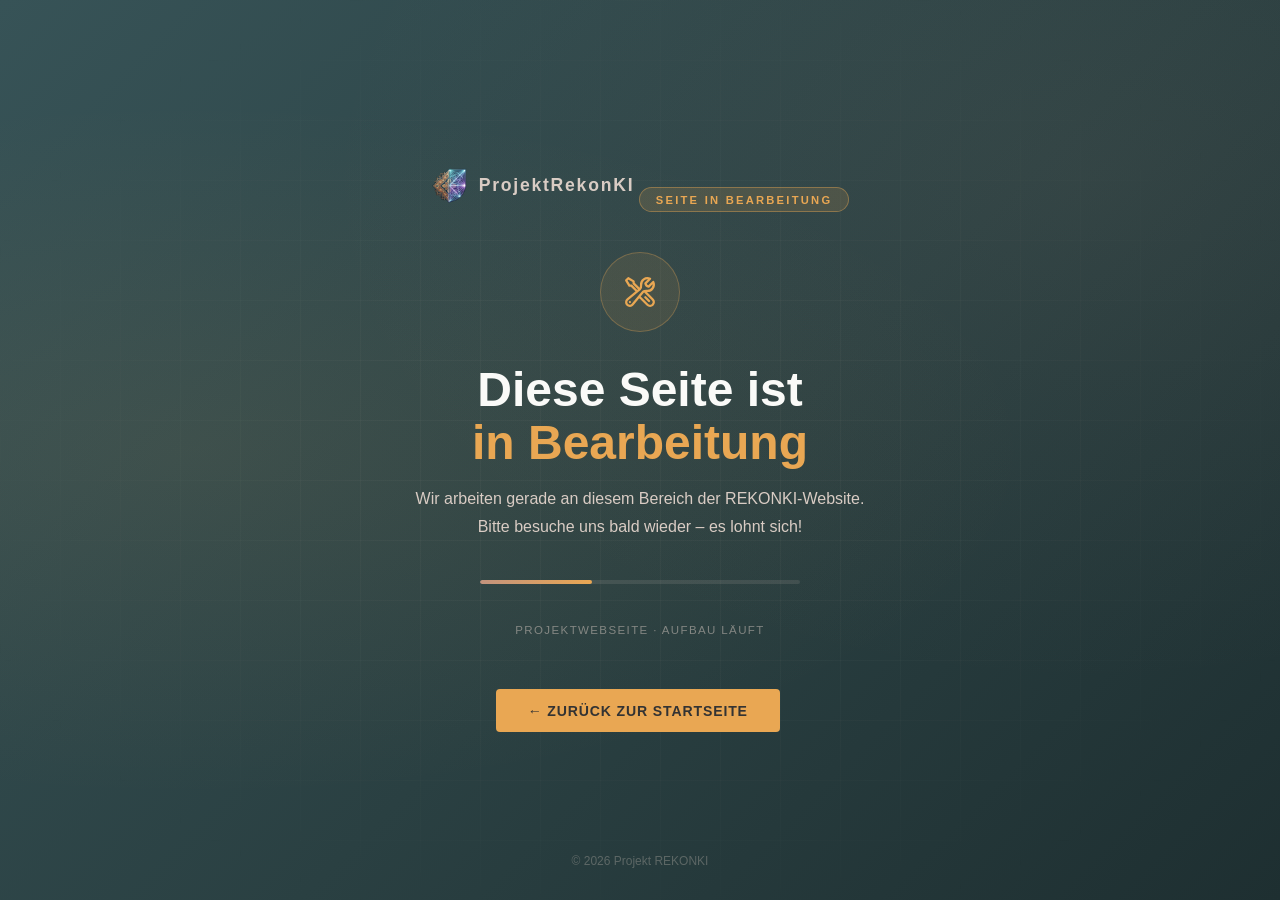
<file: pages/coming-soon.html>
<!DOCTYPE html>
<html lang="de">
<head>
  <meta charset="UTF-8" />
  <meta name="viewport" content="width=device-width, initial-scale=1.0" />
  <title>In Bearbeitung – REKONKI</title>
  <link rel="icon" type="image/png" href="/img/logo_v1.png" />
  <style>
    :root {
      --dark: #333333;
      --sand: #D9CCC4;
      --terracotta: #C3937D;
      --gold: #E9A753;
      --teal: #375357;
      --white: #FAFAF8;
      --light-bg: #F5F0EC;
    }

    * { box-sizing: border-box; margin: 0; padding: 0; }
    html, body { height: 100%; }

    body {
      font-family: 'Roboto', sans-serif;
      background: linear-gradient(135deg, var(--teal) 0%, #2a4042 55%, #1e2f31 100%);
      color: var(--white);
      display: flex;
      flex-direction: column;
      align-items: center;
      justify-content: center;
      min-height: 100vh;
      text-align: center;
      padding: 2rem;
      position: relative;
      overflow: hidden;
    }

    /* Grid overlay */
    body::before {
      content: '';
      position: absolute;
      inset: 0;
      background-image:
        linear-gradient(rgba(217,204,196,0.04) 1px, transparent 1px),
        linear-gradient(90deg, rgba(217,204,196,0.04) 1px, transparent 1px);
      background-size: 60px 60px;
      mask-image: radial-gradient(ellipse at center, black 30%, transparent 80%);
      pointer-events: none;
    }

    /* Glow blobs */
    body::after {
      content: '';
      position: absolute;
      inset: 0;
      background:
        radial-gradient(ellipse at 15% 50%, rgba(233,167,83,0.08) 0%, transparent 55%),
        radial-gradient(ellipse at 85% 20%, rgba(195,147,125,0.07) 0%, transparent 50%);
      pointer-events: none;
    }

    .content {
      position: relative;
      z-index: 1;
      max-width: 600px;
    }

    /* Logo */
    .logo-link {
      display: inline-flex;
      align-items: center;
      gap: 0.75rem;
      text-decoration: none;
      margin-bottom: 3rem;
    }
    .logo-text {
      font-size: 1.1rem;
      font-weight: 700;
      letter-spacing: 0.1em;
      color: var(--sand);
    }

    /* Badge */
    .badge {
      display: inline-block;
      background: rgba(233,167,83,0.15);
      border: 1px solid rgba(233,167,83,0.4);
      color: var(--gold);
      font-size: 0.7rem;
      letter-spacing: 0.2em;
      padding: 0.35rem 1rem;
      border-radius: 100px;
      margin-bottom: 2rem;
      text-transform: uppercase;
      font-weight: 700;
      animation: fadeDown 0.6s ease both;
    }

    /* Construction icon */
    .icon-wrap {
      width: 80px;
      height: 80px;
      border-radius: 50%;
      background: rgba(233,167,83,0.1);
      border: 1px solid rgba(233,167,83,0.3);
      display: flex;
      align-items: center;
      justify-content: center;
      margin: 0 auto 2rem;
      animation: fadeDown 0.6s 0.1s ease both, pulse 3s 1s ease-in-out infinite;
    }

    @keyframes pulse {
      0%, 100% { box-shadow: 0 0 0 0 rgba(233,167,83,0.2); }
      50%       { box-shadow: 0 0 0 12px rgba(233,167,83,0); }
    }

    h1 {
      font-size: clamp(1.8rem, 5vw, 3rem);
      font-weight: 900;
      color: var(--white);
      line-height: 1.1;
      margin-bottom: 1rem;
      animation: fadeDown 0.6s 0.2s ease both;
    }
    h1 span { color: var(--gold); }

    .subtitle {
      font-size: 1rem;
      color: var(--sand);
      font-weight: 300;
      line-height: 1.7;
      margin-bottom: 2.5rem;
      animation: fadeDown 0.6s 0.3s ease both;
    }

    /* Progress bar */
    .progress-wrap {
      background: rgba(217,204,196,0.12);
      border-radius: 100px;
      height: 4px;
      width: 100%;
      max-width: 320px;
      margin: 0 auto 2.5rem;
      overflow: hidden;
      animation: fadeDown 0.6s 0.4s ease both;
    }
    .progress-bar {
      height: 100%;
      width: 35%;
      background: linear-gradient(90deg, var(--terracotta), var(--gold));
      border-radius: 100px;
      animation: grow 1.8s 0.8s ease both;
    }
    @keyframes grow {
      from { width: 0%; }
      to   { width: 35%; }
    }
    .progress-label {
      font-size: 0.72rem;
      letter-spacing: 0.12em;
      text-transform: uppercase;
      color: rgba(217,204,196,0.5);
      margin-bottom: 3rem;
      animation: fadeDown 0.6s 0.45s ease both;
    }

    /* Back button */
    .btn-back {
      display: inline-flex;
      align-items: center;
      gap: 0.5rem;
      background: var(--gold);
      color: var(--dark);
      padding: 0.85rem 2rem;
      font-weight: 700;
      font-size: 0.88rem;
      letter-spacing: 0.06em;
      text-decoration: none;
      border-radius: 4px;
      text-transform: uppercase;
      transition: background 0.2s, transform 0.15s;
      animation: fadeDown 0.6s 0.5s ease both;
    }
    .btn-back:hover { background: #d4923f; transform: translateY(-2px); }

    /* Page name display */
    .page-name {
      display: inline-block;
      margin-top: 2rem;
      font-size: 0.78rem;
      color: rgba(217,204,196,0.4);
      letter-spacing: 0.06em;
      animation: fadeDown 0.6s 0.55s ease both;
    }
    .page-name strong {
      color: rgba(217,204,196,0.65);
    }

    /* Footer note */
    .footer-note {
      position: absolute;
      bottom: 2rem;
      left: 50%;
      transform: translateX(-50%);
      font-size: 0.75rem;
      color: rgba(217,204,196,0.3);
      white-space: nowrap;
    }

    @keyframes fadeDown {
      from { opacity: 0; transform: translateY(-16px); }
      to   { opacity: 1; transform: translateY(0); }
    }

    @media (max-width: 480px) {
      .footer-note { display: none; }
    }
  </style>
</head>
<body>

<div class="content">

  <!-- Logo -->
  <a href="../index.html" class="logo-link">
    <img
      src="../img/logo_v1.png"
      alt="RekonKI Logo"
      height="36"
      width="36"
    />
    <span class="logo-text">ProjektRekonKI</span>
  </a>

  <div class="badge">Seite in Bearbeitung</div>

  <!-- Icon -->
  <div class="icon-wrap" aria-hidden="true">
    <svg width="34" height="34" fill="none" viewBox="0 0 24 24" stroke="#E9A753" stroke-width="1.6">
      <path stroke-linecap="round" stroke-linejoin="round"
            d="M11.42 15.17L17.25 21A2.652 2.652 0 0021 17.25l-5.877-5.877M11.42 15.17l2.496-3.03c.317-.384.74-.626 1.208-.766M11.42 15.17l-4.655 5.653a2.548 2.548 0 11-3.586-3.586l6.837-5.63m5.108-.233c.55-.164 1.163-.188 1.743-.14a4.5 4.5 0 004.486-6.336l-3.276 3.277a3.004 3.004 0 01-2.25-2.25l3.276-3.276a4.5 4.5 0 00-6.336 4.486c.091 1.076-.071 2.264-.904 2.95l-.102.085m-1.745 1.437L5.909 7.5H4.5L2.25 3.75l1.5-1.5L7.5 4.5v1.409l4.26 4.26m-1.745 1.437l1.745-1.437m6.615 8.206L15.75 15.75M4.867 19.125h.008v.008h-.008v-.008z"/>
    </svg>
  </div>

  <h1>Diese Seite ist<br/><span>in Bearbeitung</span></h1>

  <p class="subtitle">
    Wir arbeiten gerade an diesem Bereich der REKONKI-Website.<br/>
    Bitte besuche uns bald wieder – es lohnt sich!
  </p>

  <div class="progress-wrap">
    <div class="progress-bar"></div>
  </div>
  <p class="progress-label">Projektwebseite · Aufbau läuft</p>

  <a href="../index.html" class="btn-back">
    ← Zurück zur Startseite
  </a>

  <p class="page-name" id="page-name"></p>

</div>

<p class="footer-note">&copy; 2026 Projekt REKONKI</p>

<script>
  // Zeigt automatisch an, von welcher Seite man kam (optional)
  const ref = document.referrer;
  if (ref && ref !== window.location.href) {
    try {
      const url = new URL(ref);
      const name = url.pathname.split('/').pop().replace('.html','').replace(/-/g,' ');
      if (name) {
        document.getElementById('page-name').innerHTML =
          'Aufgerufene Seite: <strong>' + name.charAt(0).toUpperCase() + name.slice(1) + '</strong>';
      }
    } catch(e) {}
  }
</script>

</body>
</html>
</file>
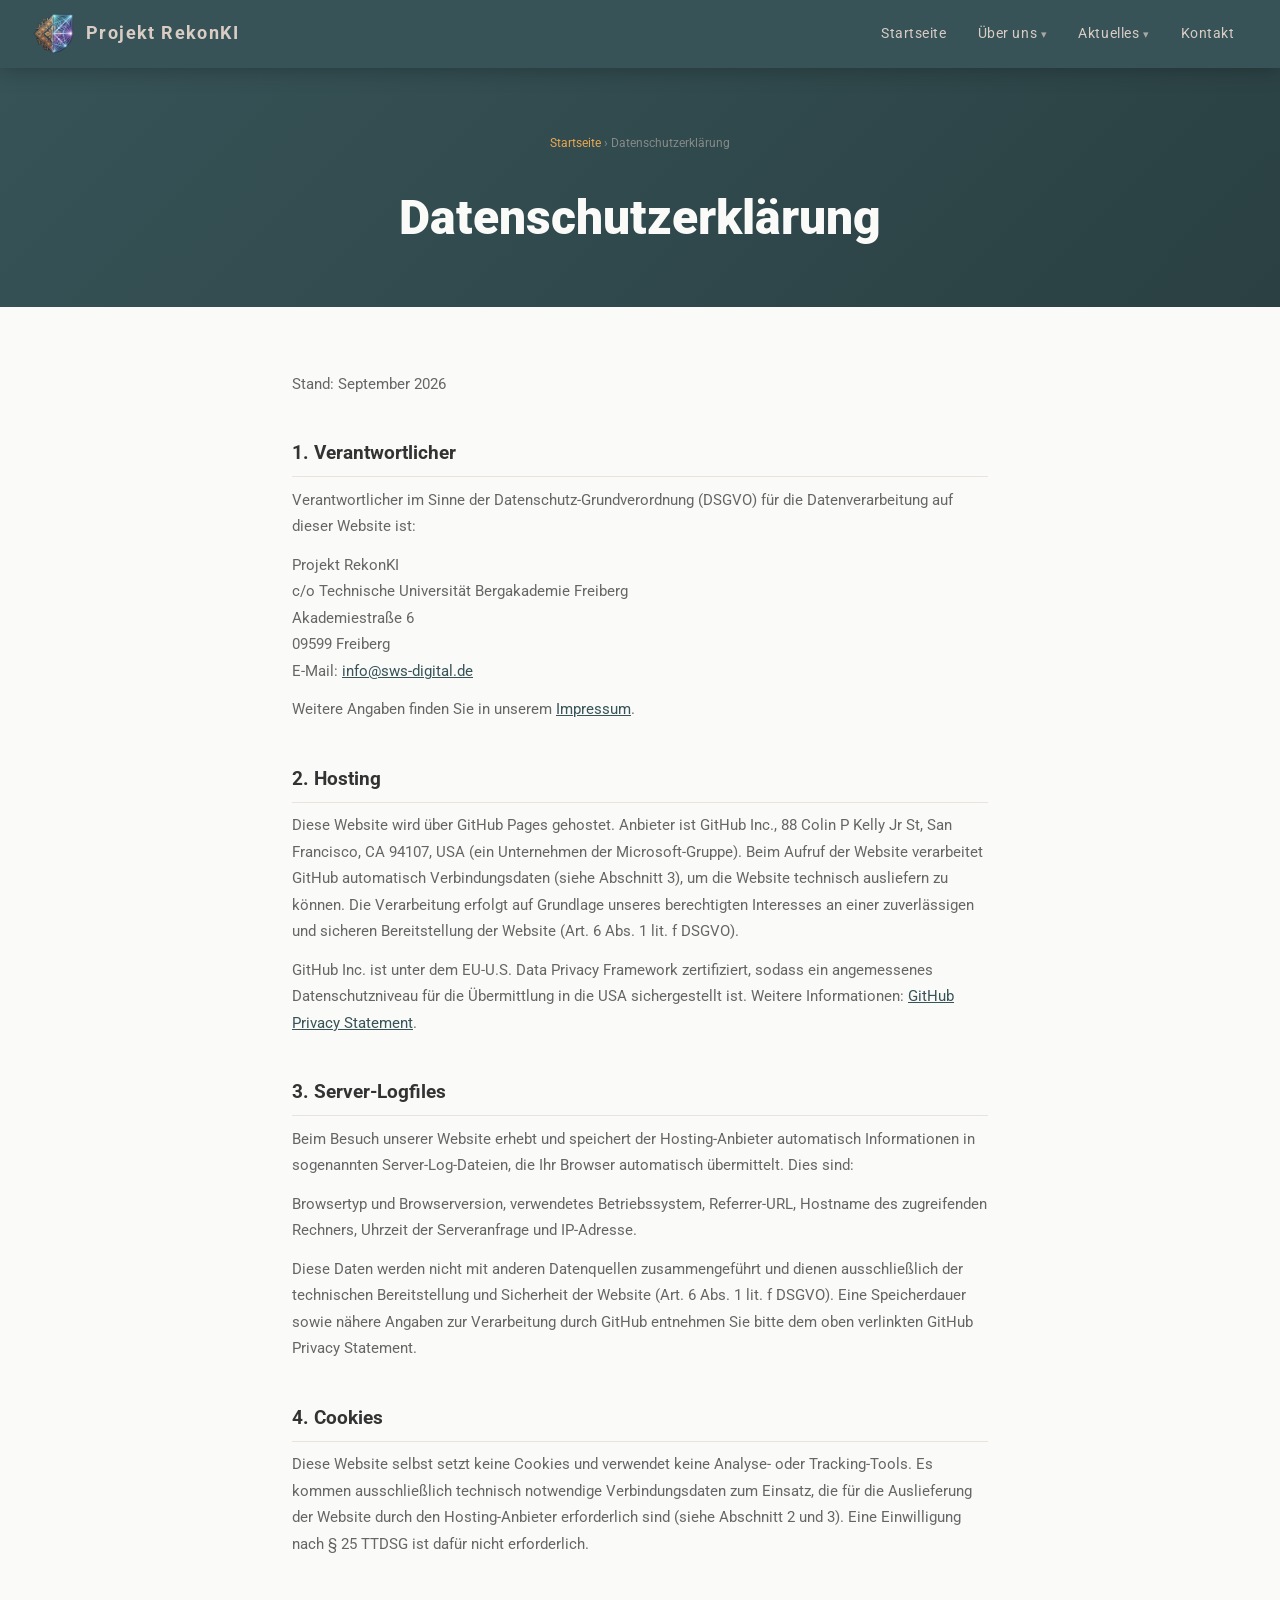
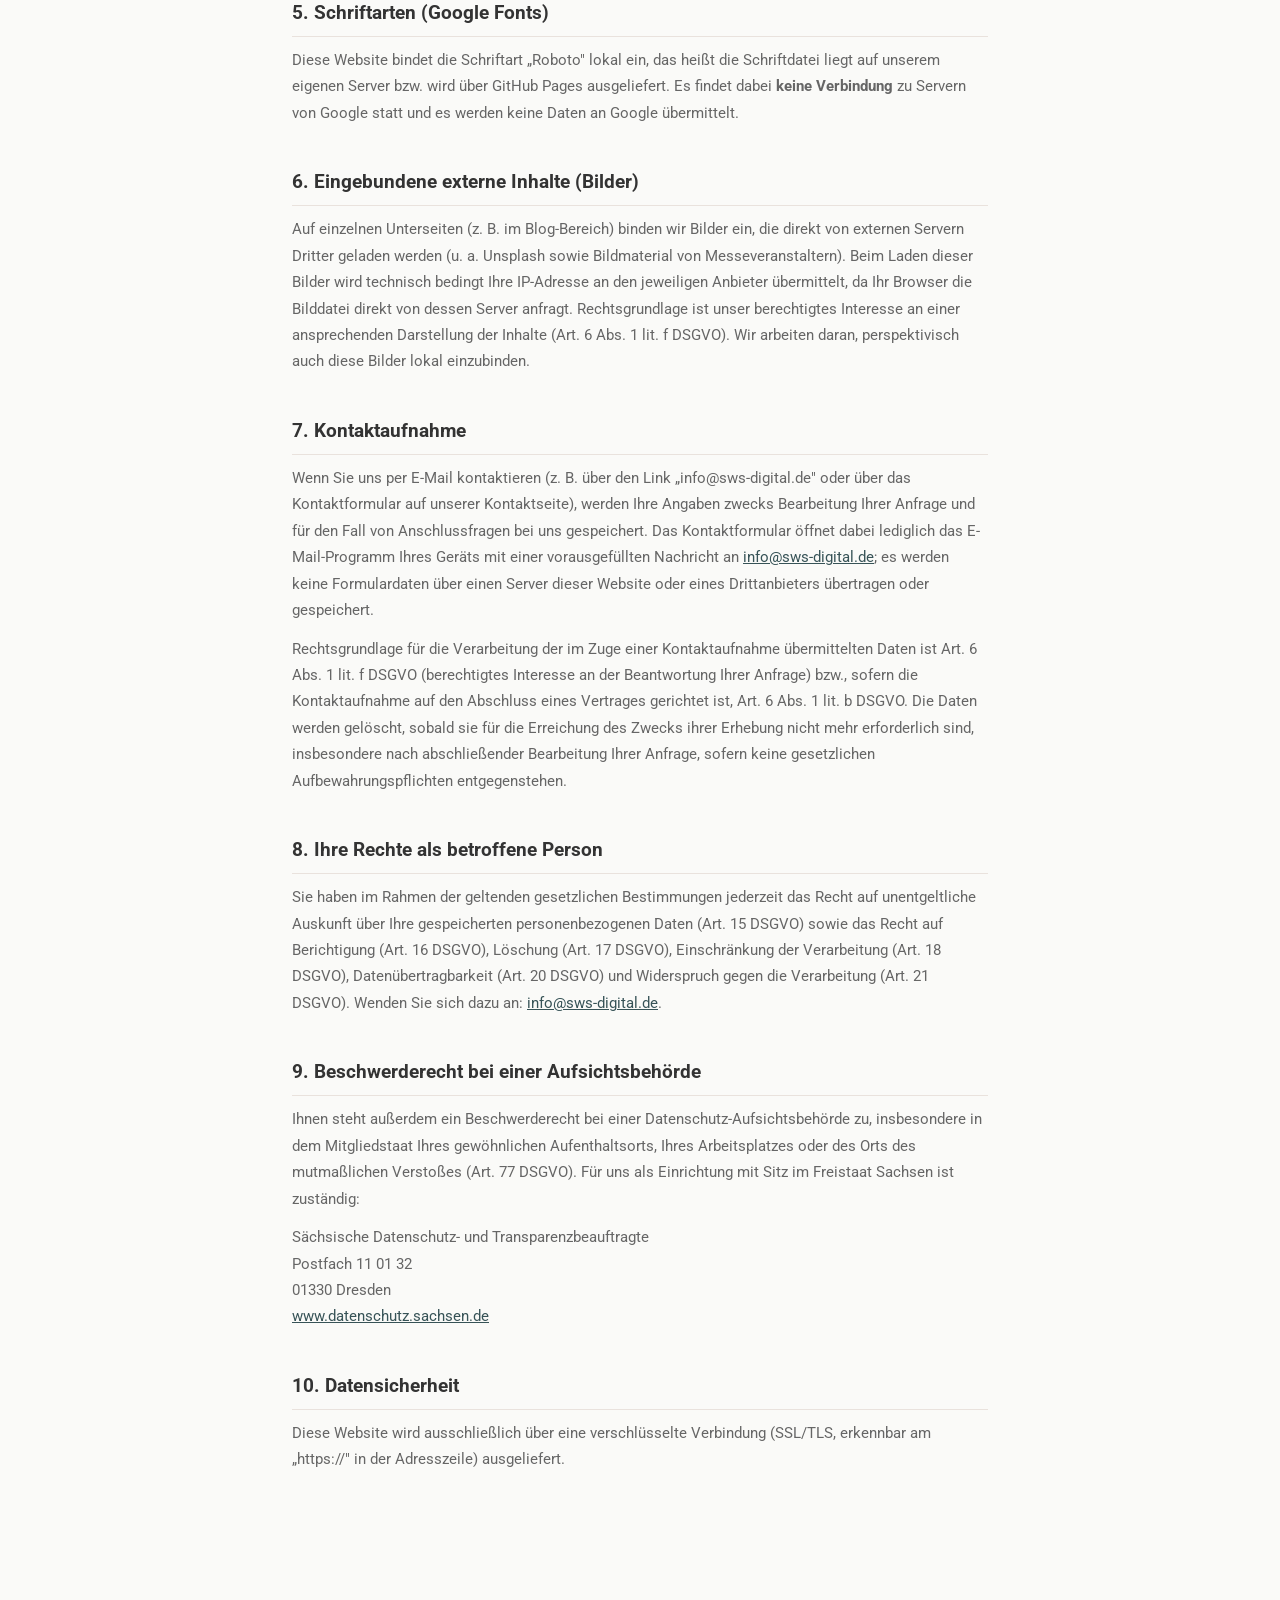
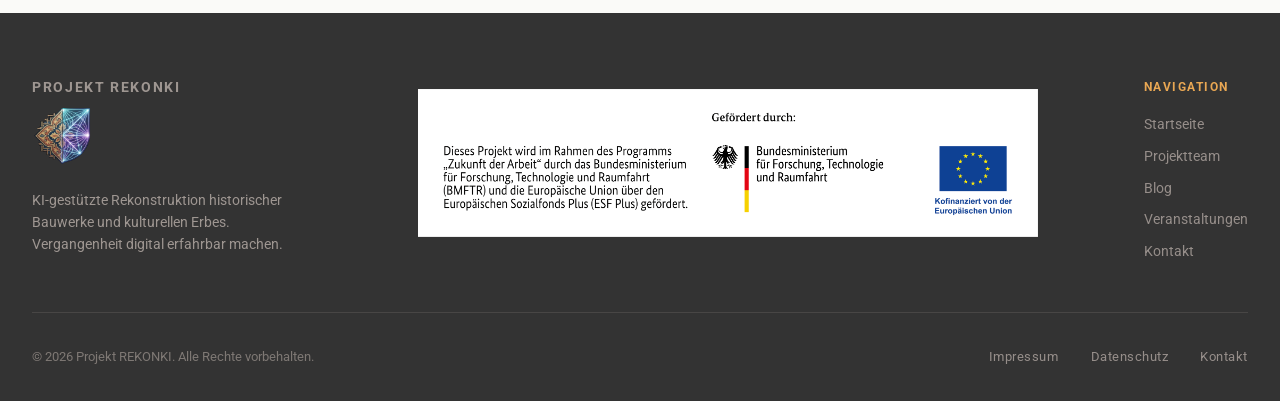
<file: pages/datenschutz.html>
<!DOCTYPE html>
<html lang="de">
<head>
  <meta charset="UTF-8" />
  <meta name="viewport" content="width=device-width, initial-scale=1.0" />
  <title>Datenschutzerklärung – REKONKI</title>
  <link rel="icon" type="image/png" href="/img/logo_v1.png" />
  <link rel="stylesheet" href="../css/style.css" />
  <style>
    .page-hero { background: linear-gradient(135deg, var(--teal) 0%, #2a4042 100%); padding: 4rem 0 3rem; text-align: center; }
    .page-hero h1 { color: var(--white); font-size: clamp(1.8rem,4vw,3rem); font-weight: 900; }
    .breadcrumb { font-size: 0.78rem; color: rgba(217,204,196,0.5); margin-bottom: 1.5rem; }
    .breadcrumb a { color: var(--gold); text-decoration: none; }
    .legal-content { max-width: 760px; margin: 4rem auto; padding: 0 2rem 4rem; }
    .legal-content h2 { font-size: 1.2rem; font-weight: 700; color: var(--dark); margin: 2.5rem 0 0.6rem; border-bottom: 1px solid rgba(217,204,196,0.5); padding-bottom: 0.4rem; }
    .legal-content h3 { font-size: 1rem; font-weight: 700; color: var(--dark); margin: 1.5rem 0 0.4rem; }
    .legal-content p { font-size: 0.92rem; color: #666; line-height: 1.8; margin-bottom: 0.75rem; }
    .legal-content a { color: var(--teal); }
  </style>
</head>
<body>

<!-- Navigation → wird durch js/components.js eingefügt -->
<div id="site-nav"></div>

<header class="page-hero">
  <div class="container">
    <p class="breadcrumb"><a href="/index.html">Startseite</a> › Datenschutzerklärung</p>
    <h1>Datenschutzerklärung</h1>
  </div>
</header>

<div class="legal-content">
  <p>Stand: September 2026</p>

  <h2>1. Verantwortlicher</h2>
  <p>Verantwortlicher im Sinne der Datenschutz-Grundverordnung (DSGVO) für die Datenverarbeitung auf dieser Website ist:</p>
  <p>
    Projekt RekonKI<br/>
    c/o Technische Universität Bergakademie Freiberg<br/>
    Akademiestraße 6<br/>
    09599 Freiberg<br/>
    E-Mail: <a href="mailto:info@sws-digital.de">info@sws-digital.de</a>
  </p>
  <p>Weitere Angaben finden Sie in unserem <a href="impressum.html">Impressum</a>.</p>

  <h2>2. Hosting</h2>
  <p>Diese Website wird über GitHub Pages gehostet. Anbieter ist GitHub Inc., 88 Colin P Kelly Jr St, San Francisco, CA 94107, USA (ein Unternehmen der Microsoft-Gruppe). Beim Aufruf der Website verarbeitet GitHub automatisch Verbindungsdaten (siehe Abschnitt 3), um die Website technisch ausliefern zu können. Die Verarbeitung erfolgt auf Grundlage unseres berechtigten Interesses an einer zuverlässigen und sicheren Bereitstellung der Website (Art. 6 Abs. 1 lit. f DSGVO).</p>
  <p>GitHub Inc. ist unter dem EU-U.S. Data Privacy Framework zertifiziert, sodass ein angemessenes Datenschutzniveau für die Übermittlung in die USA sichergestellt ist. Weitere Informationen: <a href="https://docs.github.com/site-policy/privacy-policies/github-general-privacy-statement" target="_blank" rel="noopener">GitHub Privacy Statement</a>.</p>

  <h2>3. Server-Logfiles</h2>
  <p>Beim Besuch unserer Website erhebt und speichert der Hosting-Anbieter automatisch Informationen in sogenannten Server-Log-Dateien, die Ihr Browser automatisch übermittelt. Dies sind:</p>
  <p>Browsertyp und Browserversion, verwendetes Betriebssystem, Referrer-URL, Hostname des zugreifenden Rechners, Uhrzeit der Serveranfrage und IP-Adresse.</p>
  <p>Diese Daten werden nicht mit anderen Datenquellen zusammengeführt und dienen ausschließlich der technischen Bereitstellung und Sicherheit der Website (Art. 6 Abs. 1 lit. f DSGVO). Eine Speicherdauer sowie nähere Angaben zur Verarbeitung durch GitHub entnehmen Sie bitte dem oben verlinkten GitHub Privacy Statement.</p>

  <h2>4. Cookies</h2>
  <p>Diese Website selbst setzt keine Cookies und verwendet keine Analyse- oder Tracking-Tools. Es kommen ausschließlich technisch notwendige Verbindungsdaten zum Einsatz, die für die Auslieferung der Website durch den Hosting-Anbieter erforderlich sind (siehe Abschnitt 2 und 3). Eine Einwilligung nach § 25 TTDSG ist dafür nicht erforderlich.</p>

  <h2>5. Schriftarten (Google Fonts)</h2>
  <p>Diese Website bindet die Schriftart „Roboto" lokal ein, das heißt die Schriftdatei liegt auf unserem eigenen Server bzw. wird über GitHub Pages ausgeliefert. Es findet dabei <strong>keine Verbindung</strong> zu Servern von Google statt und es werden keine Daten an Google übermittelt.</p>

  <h2>6. Eingebundene externe Inhalte (Bilder)</h2>
  <p>Auf einzelnen Unterseiten (z. B. im Blog-Bereich) binden wir Bilder ein, die direkt von externen Servern Dritter geladen werden (u. a. Unsplash sowie Bildmaterial von Messeveranstaltern). Beim Laden dieser Bilder wird technisch bedingt Ihre IP-Adresse an den jeweiligen Anbieter übermittelt, da Ihr Browser die Bilddatei direkt von dessen Server anfragt. Rechtsgrundlage ist unser berechtigtes Interesse an einer ansprechenden Darstellung der Inhalte (Art. 6 Abs. 1 lit. f DSGVO). Wir arbeiten daran, perspektivisch auch diese Bilder lokal einzubinden.</p>

  <h2>7. Kontaktaufnahme</h2>
  <p>Wenn Sie uns per E-Mail kontaktieren (z. B. über den Link „info@sws-digital.de" oder über das Kontaktformular auf unserer Kontaktseite), werden Ihre Angaben zwecks Bearbeitung Ihrer Anfrage und für den Fall von Anschlussfragen bei uns gespeichert. Das Kontaktformular öffnet dabei lediglich das E-Mail-Programm Ihres Geräts mit einer vorausgefüllten Nachricht an <a href="mailto:info@sws-digital.de">info@sws-digital.de</a>; es werden keine Formulardaten über einen Server dieser Website oder eines Drittanbieters übertragen oder gespeichert.</p>
  <p>Rechtsgrundlage für die Verarbeitung der im Zuge einer Kontaktaufnahme übermittelten Daten ist Art. 6 Abs. 1 lit. f DSGVO (berechtigtes Interesse an der Beantwortung Ihrer Anfrage) bzw., sofern die Kontaktaufnahme auf den Abschluss eines Vertrages gerichtet ist, Art. 6 Abs. 1 lit. b DSGVO. Die Daten werden gelöscht, sobald sie für die Erreichung des Zwecks ihrer Erhebung nicht mehr erforderlich sind, insbesondere nach abschließender Bearbeitung Ihrer Anfrage, sofern keine gesetzlichen Aufbewahrungspflichten entgegenstehen.</p>

  <h2>8. Ihre Rechte als betroffene Person</h2>
  <p>Sie haben im Rahmen der geltenden gesetzlichen Bestimmungen jederzeit das Recht auf unentgeltliche Auskunft über Ihre gespeicherten personenbezogenen Daten (Art. 15 DSGVO) sowie das Recht auf Berichtigung (Art. 16 DSGVO), Löschung (Art. 17 DSGVO), Einschränkung der Verarbeitung (Art. 18 DSGVO), Datenübertragbarkeit (Art. 20 DSGVO) und Widerspruch gegen die Verarbeitung (Art. 21 DSGVO). Wenden Sie sich dazu an: <a href="mailto:info@sws-digital.de">info@sws-digital.de</a>.</p>

  <h2>9. Beschwerderecht bei einer Aufsichtsbehörde</h2>
  <p>Ihnen steht außerdem ein Beschwerderecht bei einer Datenschutz-Aufsichtsbehörde zu, insbesondere in dem Mitgliedstaat Ihres gewöhnlichen Aufenthaltsorts, Ihres Arbeitsplatzes oder des Orts des mutmaßlichen Verstoßes (Art. 77 DSGVO). Für uns als Einrichtung mit Sitz im Freistaat Sachsen ist zuständig:</p>
  <p>Sächsische Datenschutz- und Transparenzbeauftragte<br/>Postfach 11 01 32<br/>01330 Dresden<br/><a href="https://www.datenschutz.sachsen.de" target="_blank" rel="noopener">www.datenschutz.sachsen.de</a></p>

  <h2>10. Datensicherheit</h2>
  <p>Diese Website wird ausschließlich über eine verschlüsselte Verbindung (SSL/TLS, erkennbar am „https://" in der Adresszeile) ausgeliefert.</p>
</div>

<!-- Footer → wird durch js/components.js eingefügt -->
<div id="site-footer"></div>

<!-- Scripts -->
<script src="../js/main.js"></script>
<script src="../js/partners.js?v=20260907"></script>
<script src="../js/components.js"></script>

</body>
</html>
</file>
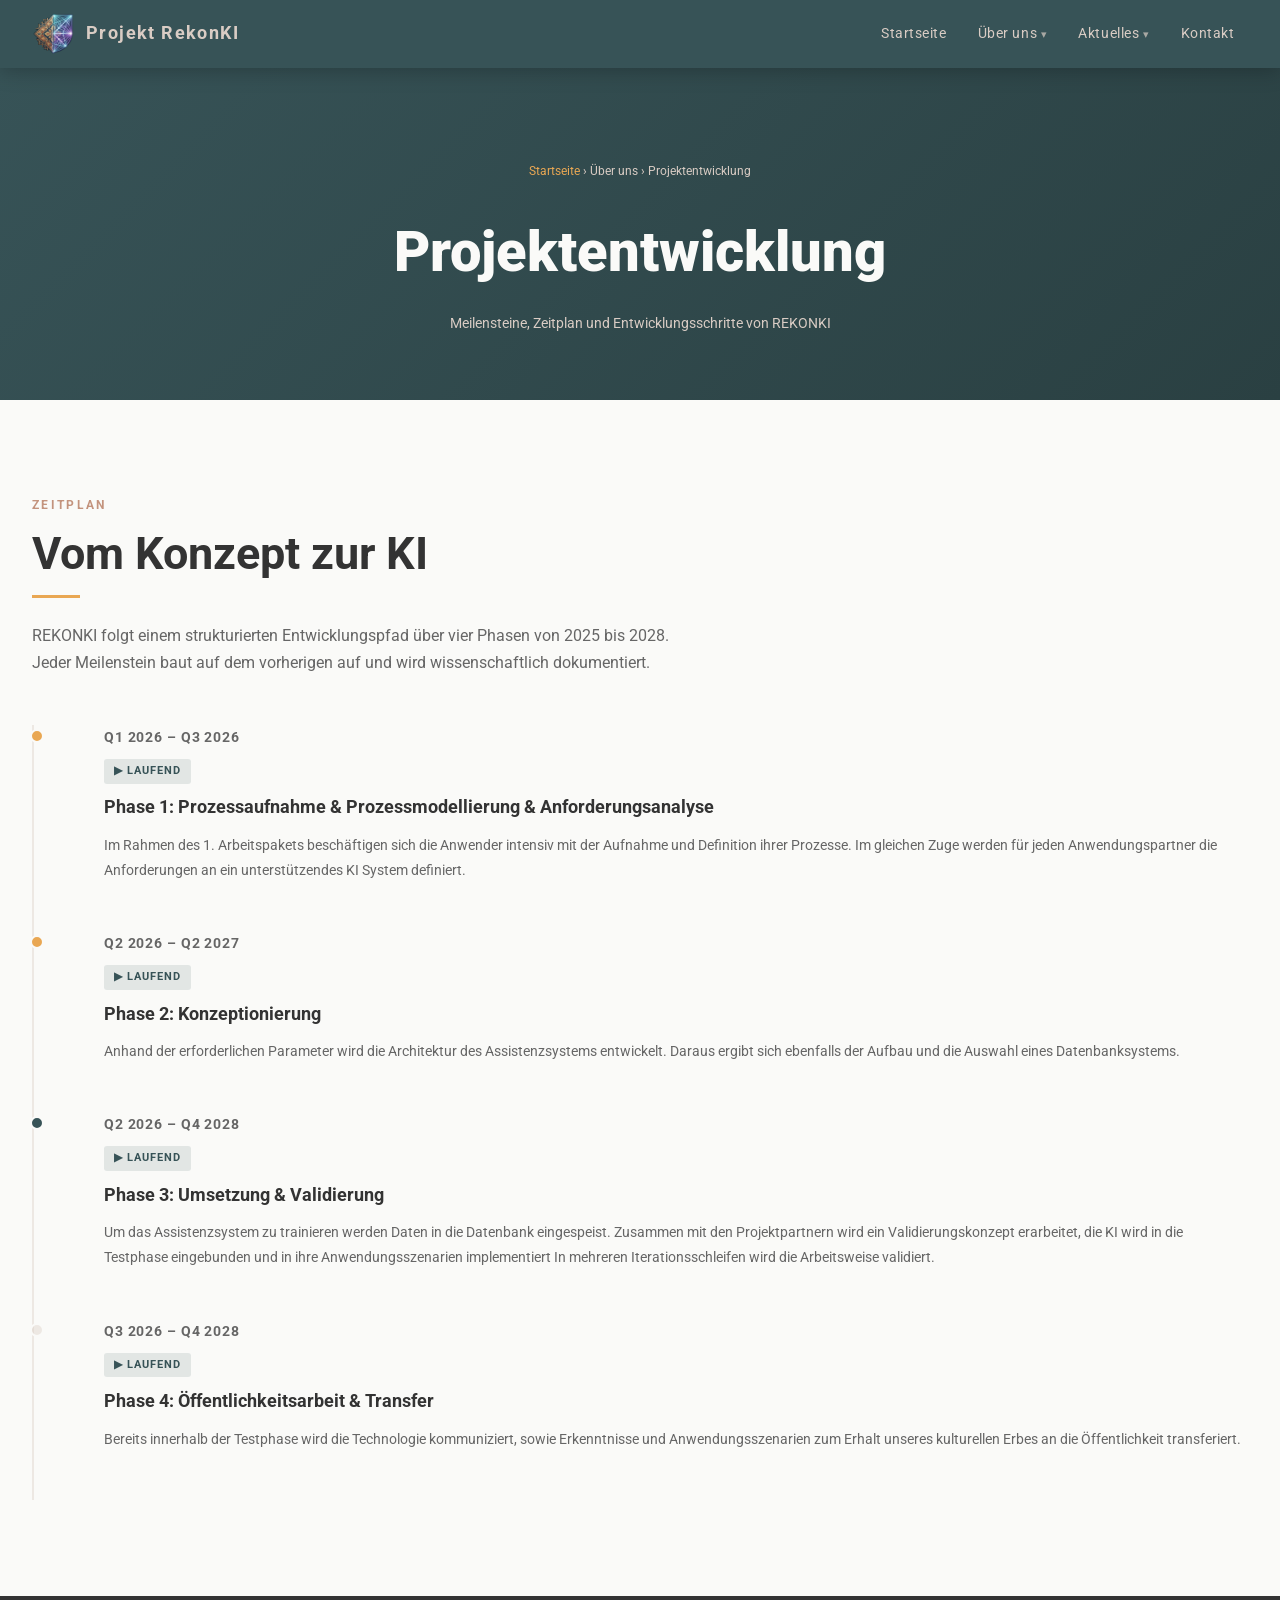
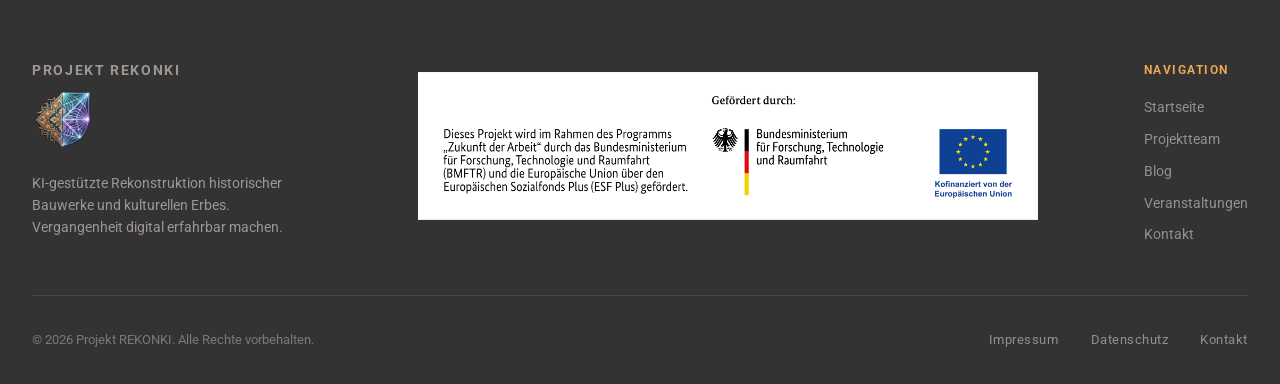
<file: pages/entwicklung.html>
<!DOCTYPE html>
<html lang="de">
<head>
  <meta charset="UTF-8" />
  <meta name="viewport" content="width=device-width, initial-scale=1.0" />
  <meta name="description" content="Projektentwicklung – Meilensteine, Zeitplan und Entwicklungsschritte von REKONKI." />
  <title>Projektentwicklung – REKONKI</title>
  <link rel="icon" type="image/png" href="/img/logo_v1.png" />
  <link rel="stylesheet" href="../css/style.css" />
  <style>
    .page-hero { background: linear-gradient(135deg, var(--teal) 0%, #2a4042 100%); padding: 5rem 0 4rem; text-align: center; }
    .page-hero h1 { color: var(--white); font-size: clamp(2rem,5vw,3.5rem); font-weight: 900; }
    .page-hero p { color: var(--sand); margin-top: 0.75rem; }
    .breadcrumb { font-size: 0.78rem; color: rgba(217,204,196,0.5); margin-bottom: 1.5rem; }
    .breadcrumb a { color: var(--gold); text-decoration: none; }
    .timeline { position: relative; padding-left: 2rem; margin-top: 3rem; }
    .timeline::before { content: ''; position: absolute; left: 0; top: 0; bottom: 0; width: 2px; background: rgba(217,204,196,0.4); }
    .timeline-item { position: relative; padding: 0 0 3rem 2.5rem; }
    .timeline-dot { position: absolute; left: -2.15rem; top: 0.25rem; width: 14px; height: 14px; border-radius: 50%; background: rgba(217,204,196,0.4); border: 2px solid var(--white); }
    .timeline-dot.done { background: var(--gold); }
    .timeline-dot.active { background: var(--teal); }
    .timeline-date { font-size: 0.78rem; color: #aaa; font-weight: 700; letter-spacing: 0.06em; margin-bottom: 0.5rem; }
    .timeline-item h3 { font-size: 1.1rem; font-weight: 700; color: var(--dark); margin-bottom: 0.6rem; }
    .timeline-item p { font-size: 0.9rem; color: #666; line-height: 1.75; }
    .status-badge { display: inline-block; font-size: 0.68rem; font-weight: 700; text-transform: uppercase; letter-spacing: 0.1em; padding: 0.2rem 0.6rem; border-radius: 3px; margin-bottom: 0.6rem; }
    .status-done { background: rgba(233,167,83,0.15); color: var(--gold); }
    .status-active { background: rgba(55,83,87,0.12); color: var(--teal); }
    .status-planned { background: rgba(217,204,196,0.2); color: #aaa; }
  </style>
</head>
<body>

<!-- Navigation → wird durch js/components.js eingefügt -->
<div id="site-nav"></div>

<header class="page-hero">
  <div class="container">
    <p class="breadcrumb"><a href="/index.html">Startseite</a> › Über uns › Projektentwicklung</p>
    <h1>Projektentwicklung</h1>
    <p>Meilensteine, Zeitplan und Entwicklungsschritte von REKONKI</p>
  </div>
</header>

<section>
  <div class="container">
    <div class="reveal" style="max-width:680px; margin-bottom:1rem;">
      <p class="section-label">Zeitplan</p>
      <h2 class="section-title">Vom Konzept zur KI</h2>
      <div class="divider-accent"></div>
      <p class="section-intro">
        REKONKI folgt einem strukturierten Entwicklungspfad über vier Phasen von 2025 bis 2028. 
        Jeder Meilenstein baut auf dem vorherigen auf und wird wissenschaftlich dokumentiert.
      </p>
    </div>

    <div class="timeline">

      <div class="timeline-item reveal">
        <div class="timeline-dot done"></div>
        <p class="timeline-date">Q1 2026 – Q3 2026</p>
        <span class="status-badge status-active">&#9654; Laufend</span>
        <!--<span class="status-badge status-done">&#10003; Abgeschlossen</span>-->
        <h3>Phase 1: Prozessaufnahme &amp; Prozessmodellierung &amp; Anforderungsanalyse</h3>
        <p>Im Rahmen des 1. Arbeitspakets beschäftigen sich die Anwender intensiv mit der Aufnahme und Definition ihrer Prozesse. 
          Im gleichen Zuge werden für jeden Anwendungspartner die Anforderungen an ein unterstützendes KI System definiert.</p>
      </div>

      <div class="timeline-item reveal">
        <div class="timeline-dot done"></div>
        <p class="timeline-date">Q2 2026 – Q2 2027</p>
        <span class="status-badge status-active">&#9654; Laufend</span>
        <!--<span class="status-badge status-done">&#10003; Abgeschlossen</span>/-->
        <h3>Phase 2: Konzeptionierung</h3>
        <p>Anhand der erforderlichen Parameter wird die Architektur des Assistenzsystems entwickelt. 
          Daraus ergibt sich ebenfalls der Aufbau und die Auswahl eines Datenbanksystems.</p>
      </div>

      <div class="timeline-item reveal">
        <div class="timeline-dot active"></div>
        <p class="timeline-date">Q2 2026 – Q4 2028</p>
        <span class="status-badge status-active">&#9654; Laufend</span>
        <h3>Phase 3: Umsetzung &amp; Validierung</h3>
        <p>Um das Assistenzsystem zu trainieren werden Daten in die Datenbank eingespeist. Zusammen mit den Projektpartnern 
          wird ein Validierungskonzept erarbeitet, die KI wird in die Testphase eingebunden und in ihre Anwendungsszenarien implementiert
          In mehreren Iterationsschleifen wird die Arbeitsweise validiert.</p>
      </div>

      <div class="timeline-item reveal">
        <div class="timeline-dot"></div>
        <p class="timeline-date">Q3 2026 – Q4 2028</p>
        <span class="status-badge status-active">&#9654; Laufend</span>
        <!--<span class="status-badge status-planned">&#9679; Geplant</span>-->
        <h3>Phase 4: Öffentlichkeitsarbeit &amp; Transfer</h3>
        <p>Bereits innerhalb der Testphase wird die Technologie kommuniziert, sowie Erkenntnisse und Anwendungsszenarien zum Erhalt unseres kulturellen Erbes an die Öffentlichkeit transferiert.</p>
      </div>

    </div>
  </div>
</section>

<!-- Footer → wird durch js/components.js eingefügt -->
<div id="site-footer"></div>

<!-- Scripts -->
<script src="../js/main.js"></script>
<script src="../js/partners.js?v=20260907"></script>
<script src="../js/components.js"></script>

</body>
</html>
</file>
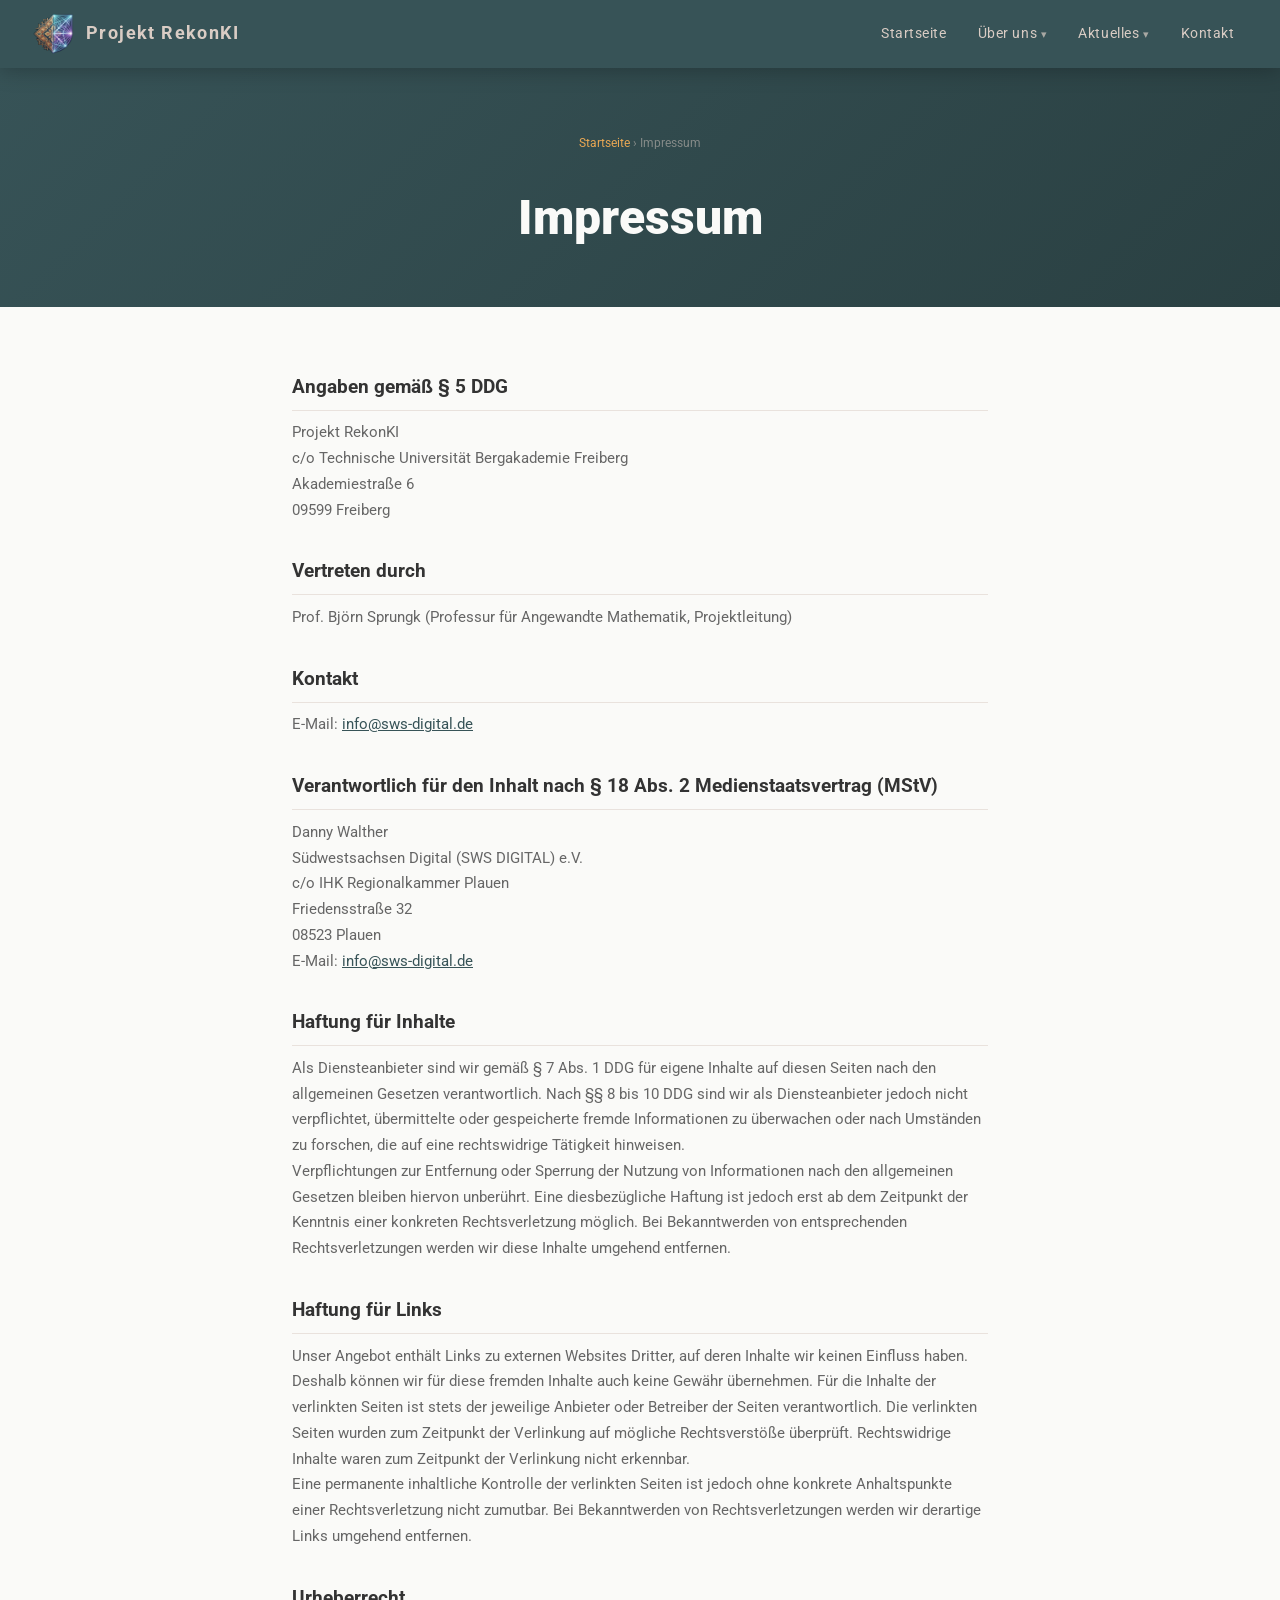
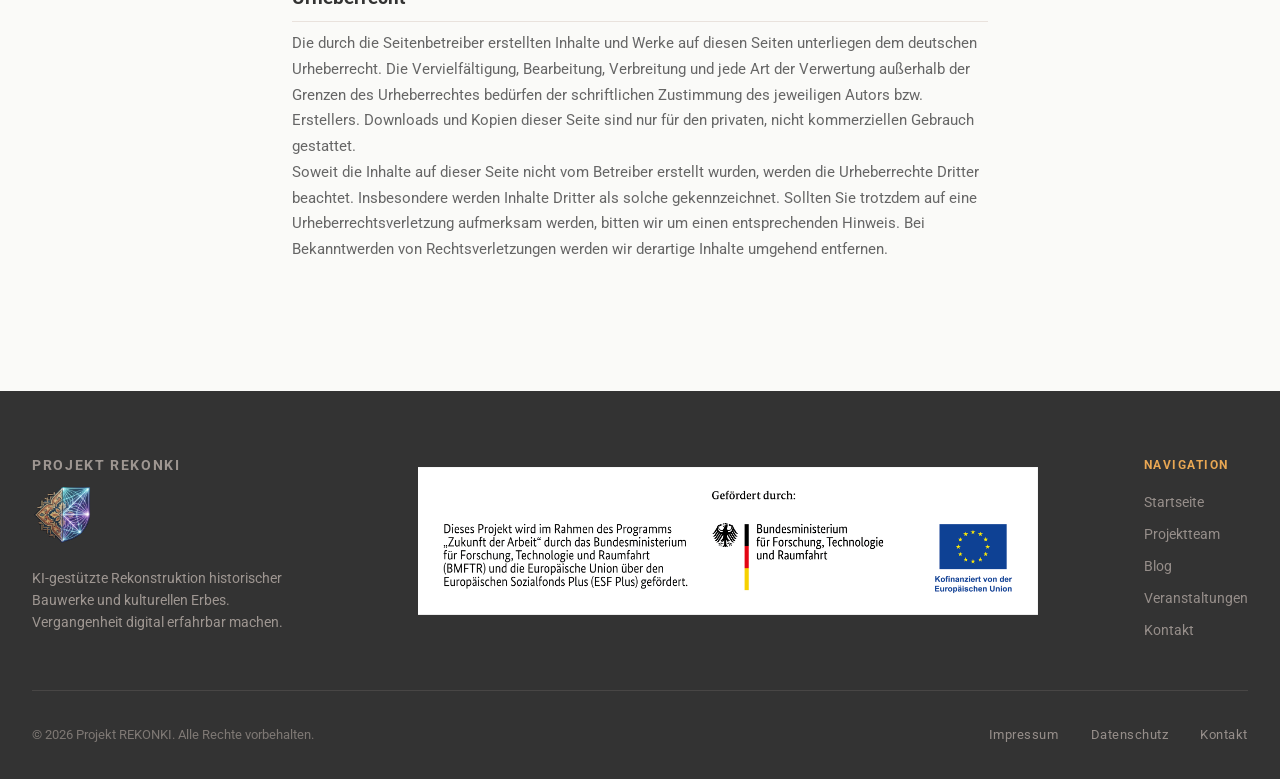
<file: pages/impressum.html>
<!DOCTYPE html>
<html lang="de">
<head>
  <meta charset="UTF-8" />
  <meta name="viewport" content="width=device-width, initial-scale=1.0" />
  <title>Impressum – REKONKI</title>
  <link rel="icon" type="image/png" href="/img/logo_v1.png" />
  <link rel="stylesheet" href="../css/style.css" />
  <style>
    .page-hero { background: linear-gradient(135deg, var(--teal) 0%, #2a4042 100%); padding: 4rem 0 3rem; text-align: center; }
    .page-hero h1 { color: var(--white); font-size: clamp(1.8rem,4vw,3rem); font-weight: 900; }
    .breadcrumb { font-size: 0.78rem; color: rgba(217,204,196,0.5); margin-bottom: 1.5rem; }
    .breadcrumb a { color: var(--gold); text-decoration: none; }
    .legal-content { max-width: 760px; margin: 4rem auto; padding: 0 2rem 4rem; }
    .legal-content h2 { font-size: 1.2rem; font-weight: 700; color: var(--dark); margin: 2rem 0 0.6rem; border-bottom: 1px solid rgba(217,204,196,0.5); padding-bottom: 0.4rem; }
    .legal-content p, .legal-content address { font-size: 0.92rem; color: #666; line-height: 1.75; font-style: normal; }
    .legal-content a { color: var(--teal); }
  </style>
</head>
<body>

<!-- Navigation → wird durch js/components.js eingefügt -->
<div id="site-nav"></div>

<header class="page-hero">
  <div class="container">
    <p class="breadcrumb"><a href="/index.html">Startseite</a> › Impressum</p>
    <h1>Impressum</h1>
  </div>
</header>

<div class="legal-content">
  <h2>Angaben gemäß § 5 DDG</h2>
  <address>
    Projekt RekonKI<br/>
    c/o Technische Universität Bergakademie Freiberg<br/>
    Akademiestraße 6<br/>
    09599 Freiberg
  </address>

  <h2>Vertreten durch</h2>
  <p>Prof. Björn Sprungk (Professur für Angewandte Mathematik, Projektleitung)</p>

  <h2>Kontakt</h2>
  <p>
    E-Mail: <a href="mailto:info@sws-digital.de">info@sws-digital.de</a>
  </p>

  <h2>Verantwortlich für den Inhalt nach § 18 Abs. 2 Medienstaatsvertrag (MStV)</h2>
  <p>
    Danny Walther<br/>
    Südwestsachsen Digital (SWS DIGITAL) e.V.<br/>
    c/o IHK Regionalkammer Plauen<br/>
    Friedensstraße 32<br/>
    08523 Plauen<br/>
    E-Mail: <a href="mailto:info@sws-digital.de">info@sws-digital.de</a>
  </p>

  <h2>Haftung für Inhalte</h2>
  <p>Als Diensteanbieter sind wir gemäß § 7 Abs. 1 DDG für eigene Inhalte auf diesen Seiten nach den allgemeinen Gesetzen verantwortlich. Nach §§ 8 bis 10 DDG sind wir als Diensteanbieter jedoch nicht verpflichtet, übermittelte oder gespeicherte fremde Informationen zu überwachen oder nach Umständen zu forschen, die auf eine rechtswidrige Tätigkeit hinweisen.</p>
  <p>Verpflichtungen zur Entfernung oder Sperrung der Nutzung von Informationen nach den allgemeinen Gesetzen bleiben hiervon unberührt. Eine diesbezügliche Haftung ist jedoch erst ab dem Zeitpunkt der Kenntnis einer konkreten Rechtsverletzung möglich. Bei Bekanntwerden von entsprechenden Rechtsverletzungen werden wir diese Inhalte umgehend entfernen.</p>

  <h2>Haftung für Links</h2>
  <p>Unser Angebot enthält Links zu externen Websites Dritter, auf deren Inhalte wir keinen Einfluss haben. Deshalb können wir für diese fremden Inhalte auch keine Gewähr übernehmen. Für die Inhalte der verlinkten Seiten ist stets der jeweilige Anbieter oder Betreiber der Seiten verantwortlich. Die verlinkten Seiten wurden zum Zeitpunkt der Verlinkung auf mögliche Rechtsverstöße überprüft. Rechtswidrige Inhalte waren zum Zeitpunkt der Verlinkung nicht erkennbar.</p>
  <p>Eine permanente inhaltliche Kontrolle der verlinkten Seiten ist jedoch ohne konkrete Anhaltspunkte einer Rechtsverletzung nicht zumutbar. Bei Bekanntwerden von Rechtsverletzungen werden wir derartige Links umgehend entfernen.</p>

  <h2>Urheberrecht</h2>
  <p>Die durch die Seitenbetreiber erstellten Inhalte und Werke auf diesen Seiten unterliegen dem deutschen Urheberrecht. Die Vervielfältigung, Bearbeitung, Verbreitung und jede Art der Verwertung außerhalb der Grenzen des Urheberrechtes bedürfen der schriftlichen Zustimmung des jeweiligen Autors bzw. Erstellers. Downloads und Kopien dieser Seite sind nur für den privaten, nicht kommerziellen Gebrauch gestattet.</p>
  <p>Soweit die Inhalte auf dieser Seite nicht vom Betreiber erstellt wurden, werden die Urheberrechte Dritter beachtet. Insbesondere werden Inhalte Dritter als solche gekennzeichnet. Sollten Sie trotzdem auf eine Urheberrechtsverletzung aufmerksam werden, bitten wir um einen entsprechenden Hinweis. Bei Bekanntwerden von Rechtsverletzungen werden wir derartige Inhalte umgehend entfernen.</p>
</div>

<!-- Footer → wird durch js/components.js eingefügt -->
<div id="site-footer"></div>

<!-- Scripts -->
<script src="../js/main.js"></script>
<script src="../js/partners.js?v=20260907"></script>
<script src="../js/components.js"></script>

</body>
</html>
</file>
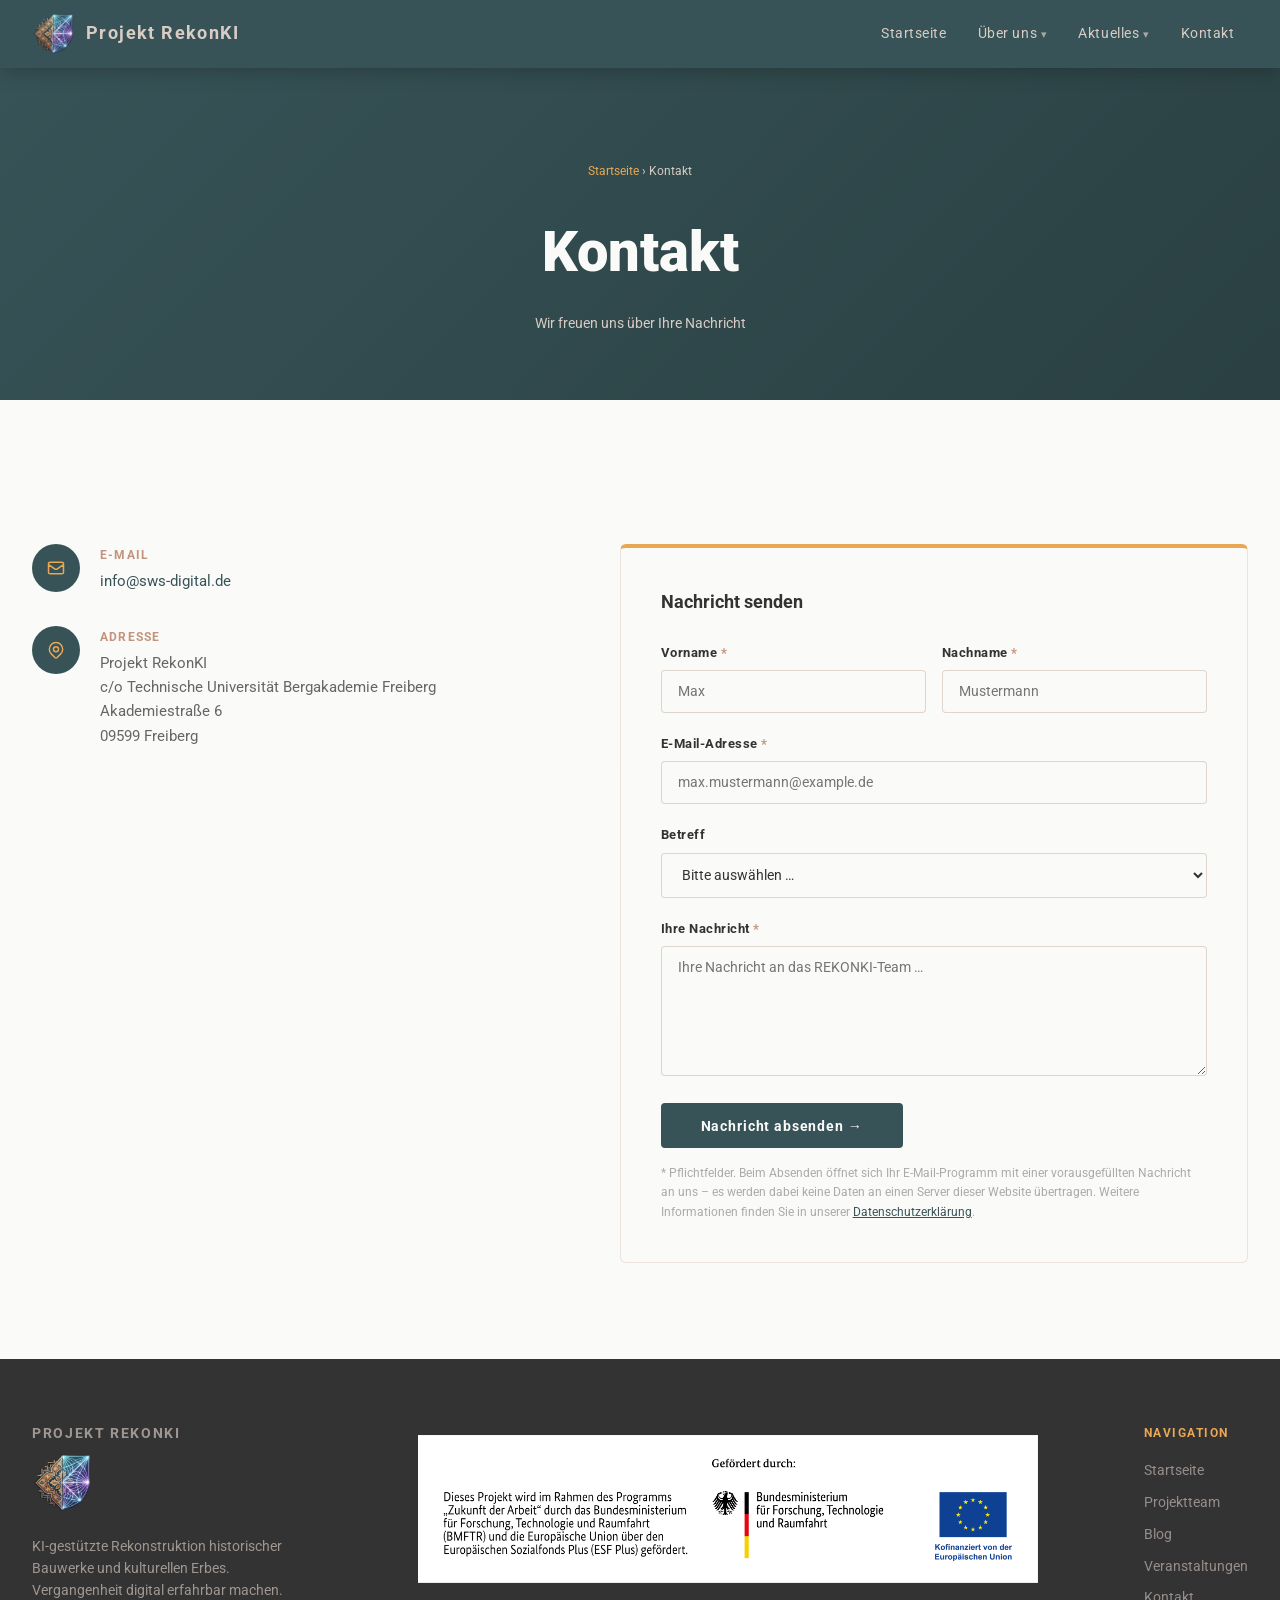
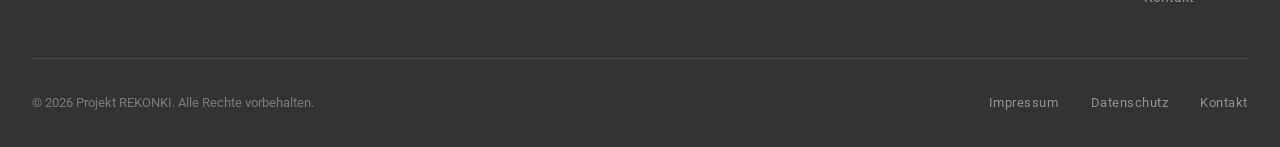
<file: pages/kontakt.html>
<!DOCTYPE html>
<html lang="de">
<head>
  <meta charset="UTF-8" />
  <meta name="viewport" content="width=device-width, initial-scale=1.0" />
  <meta name="description" content="Kontakt – Schreiben Sie dem REKONKI Projektteam." />
  <title>Kontakt – REKONKI</title>
  <link rel="icon" type="image/png" href="/img/logo_v1.png" />
  <link rel="stylesheet" href="../css/style.css" />
  <style>
    .page-hero { background: linear-gradient(135deg, var(--teal) 0%, #2a4042 100%); padding: 5rem 0 4rem; text-align: center; }
    .page-hero h1 { color: var(--white); font-size: clamp(2rem,5vw,3.5rem); font-weight: 900; }
    .page-hero p { color: var(--sand); margin-top: 0.75rem; }
    .breadcrumb { font-size: 0.78rem; color: rgba(217,204,196,0.5); margin-bottom: 1.5rem; }
    .breadcrumb a { color: var(--gold); text-decoration: none; }
    .contact-grid { display: grid; grid-template-columns: 1fr 1.2fr; gap: 4rem; margin-top: 3rem; align-items: start; }
    .contact-info-item { display: flex; gap: 1.25rem; align-items: flex-start; margin-bottom: 2rem; }
    .contact-icon { flex-shrink: 0; width: 48px; height: 48px; border-radius: 50%; background: var(--teal); display: flex; align-items: center; justify-content: center; color: var(--gold); }
    .contact-icon svg { width: 20px; height: 20px; }
    .contact-info-item h4 { font-size: 0.78rem; font-weight: 700; text-transform: uppercase; letter-spacing: 0.1em; color: var(--terracotta); margin-bottom: 0.25rem; }
    .contact-info-item p { font-size: 0.92rem; color: #666; line-height: 1.65; }
    .contact-info-item a { color: var(--teal); text-decoration: none; }
    .contact-info-item a:hover { color: var(--gold); }
    .contact-form-wrap { background: var(--white); border: 1px solid rgba(217,204,196,0.5); border-top: 4px solid var(--gold); border-radius: 6px; padding: 2.5rem; }
    .contact-form-wrap h3 { font-size: 1.1rem; font-weight: 700; color: var(--dark); margin-bottom: 1.5rem; }
    .form-row { display: grid; grid-template-columns: 1fr 1fr; gap: 1rem; }
    .form-group { margin-bottom: 1.25rem; }
    .form-group label { display: block; font-size: 0.8rem; font-weight: 700; color: var(--dark); margin-bottom: 0.4rem; letter-spacing: 0.04em; }
    .form-group input, .form-group select, .form-group textarea { width: 100%; padding: 0.75rem 1rem; border: 1px solid rgba(217,204,196,0.8); border-radius: 4px; font-family: inherit; font-size: 0.9rem; color: var(--dark); background: var(--white); transition: border-color 0.2s; }
    .form-group input:focus, .form-group select:focus, .form-group textarea:focus { outline: none; border-color: var(--teal); }
    .form-group textarea { min-height: 130px; resize: vertical; }
    .form-submit button { background: var(--teal); color: var(--white); border: none; padding: 0.9rem 2.5rem; font-family: inherit; font-size: 0.88rem; font-weight: 700; letter-spacing: 0.06em; border-radius: 4px; cursor: pointer; transition: background 0.2s; }
    .form-submit button:hover { background: var(--gold); color: var(--dark); }
    .form-note { font-size: 0.75rem; color: #aaa; margin-top: 1rem; line-height: 1.6; }
    @media (max-width: 768px) { .contact-grid { grid-template-columns: 1fr; } .form-row { grid-template-columns: 1fr; } }
  </style>
</head>
<body>

<!-- Navigation → wird durch js/components.js eingefügt -->
<div id="site-nav"></div>

<header class="page-hero">
  <div class="container">
    <p class="breadcrumb"><a href="/index.html">Startseite</a> › Kontakt</p>
    <h1>Kontakt</h1>
    <p>Wir freuen uns über Ihre Nachricht</p>
  </div>
</header>

<section>
  <div class="container">
    <div class="contact-grid">
      <div>
        <div class="contact-info-item reveal">
          <div class="contact-icon">
            <svg fill="none" viewBox="0 0 24 24" stroke="currentColor" stroke-width="1.8"><path stroke-linecap="round" stroke-linejoin="round" d="M3 8l7.89 5.26a2 2 0 002.22 0L21 8M5 19h14a2 2 0 002-2V7a2 2 0 00-2-2H5a2 2 0 00-2 2v10a2 2 0 002 2z"/></svg>
          </div>
          <div>
            <h4>E-Mail</h4>
            <p><a href="mailto:info@sws-digital.de">info@sws-digital.de</a></p>
          </div>
        </div>
        <div class="contact-info-item reveal">
          <div class="contact-icon">
            <svg fill="none" viewBox="0 0 24 24" stroke="currentColor" stroke-width="1.8"><path stroke-linecap="round" stroke-linejoin="round" d="M17.657 16.657L13.414 20.9a1.998 1.998 0 01-2.827 0l-4.244-4.243a8 8 0 1111.314 0z"/><path stroke-linecap="round" stroke-linejoin="round" d="M15 11a3 3 0 11-6 0 3 3 0 016 0z"/></svg>
          </div>
          <div>
            <h4>Adresse</h4>
            <p>Projekt RekonKI<br/>c/o Technische Universität Bergakademie Freiberg<br/>Akademiestraße 6<br/>09599 Freiberg</p>
          </div>
        </div>
      </div>

      <div class="contact-form-wrap reveal">
        <h3>Nachricht senden</h3>
        <form id="kontakt-form">
          <div class="form-row">
            <div class="form-group">
              <label for="vorname">Vorname <span style="color:var(--terracotta)">*</span></label>
              <input type="text" id="vorname" name="vorname" placeholder="Max" required />
            </div>
            <div class="form-group">
              <label for="nachname">Nachname <span style="color:var(--terracotta)">*</span></label>
              <input type="text" id="nachname" name="nachname" placeholder="Mustermann" required />
            </div>
          </div>
          <div class="form-group">
            <label for="email">E-Mail-Adresse <span style="color:var(--terracotta)">*</span></label>
            <input type="email" id="email" name="email" placeholder="max.mustermann@example.de" required />
          </div>
          <div class="form-group">
            <label for="betreff">Betreff</label>
            <select id="betreff" name="betreff">
              <option value="">Bitte auswählen …</option>
              <option>Allgemeine Anfrage</option>
              <option>Kooperationsanfrage</option>
              <option>Presseanfrage</option>
              <option>Veranstaltung / Anmeldung</option>
              <option>Sonstiges</option>
            </select>
          </div>
          <div class="form-group">
            <label for="nachricht">Ihre Nachricht <span style="color:var(--terracotta)">*</span></label>
            <textarea id="nachricht" name="nachricht" placeholder="Ihre Nachricht an das REKONKI-Team …" required></textarea>
          </div>
          <div class="form-submit">
            <button type="submit">Nachricht absenden →</button>
          </div>
          <p class="form-note">* Pflichtfelder. Beim Absenden öffnet sich Ihr E-Mail-Programm mit einer vorausgefüllten Nachricht an uns – es werden dabei keine Daten an einen Server dieser Website übertragen. Weitere Informationen finden Sie in unserer <a href="datenschutz.html" style="color:var(--teal);">Datenschutzerklärung</a>.</p>
        </form>
      </div>
    </div>
  </div>
</section>

<!-- Footer → wird durch js/components.js eingefügt -->
<div id="site-footer"></div>

<!-- Scripts -->
<script src="../js/main.js"></script>
<script src="../js/partners.js?v=20260907"></script>
<script src="../js/components.js"></script>
<script>
  document.getElementById('kontakt-form').addEventListener('submit', function (e) {
    e.preventDefault();
    if (!this.checkValidity()) {
      this.reportValidity();
      return;
    }
    const vorname = document.getElementById('vorname').value.trim();
    const nachname = document.getElementById('nachname').value.trim();
    const email = document.getElementById('email').value.trim();
    const betreff = document.getElementById('betreff').value || 'Allgemeine Anfrage';
    const nachricht = document.getElementById('nachricht').value.trim();

    const body = `Name: ${vorname} ${nachname}\nE-Mail: ${email}\n\n${nachricht}`;
    const mailto = `mailto:info@sws-digital.de?subject=${encodeURIComponent('Kontaktanfrage: ' + betreff)}&body=${encodeURIComponent(body)}`;
    window.location.href = mailto;
  });
</script>

</body>
</html>
</file>
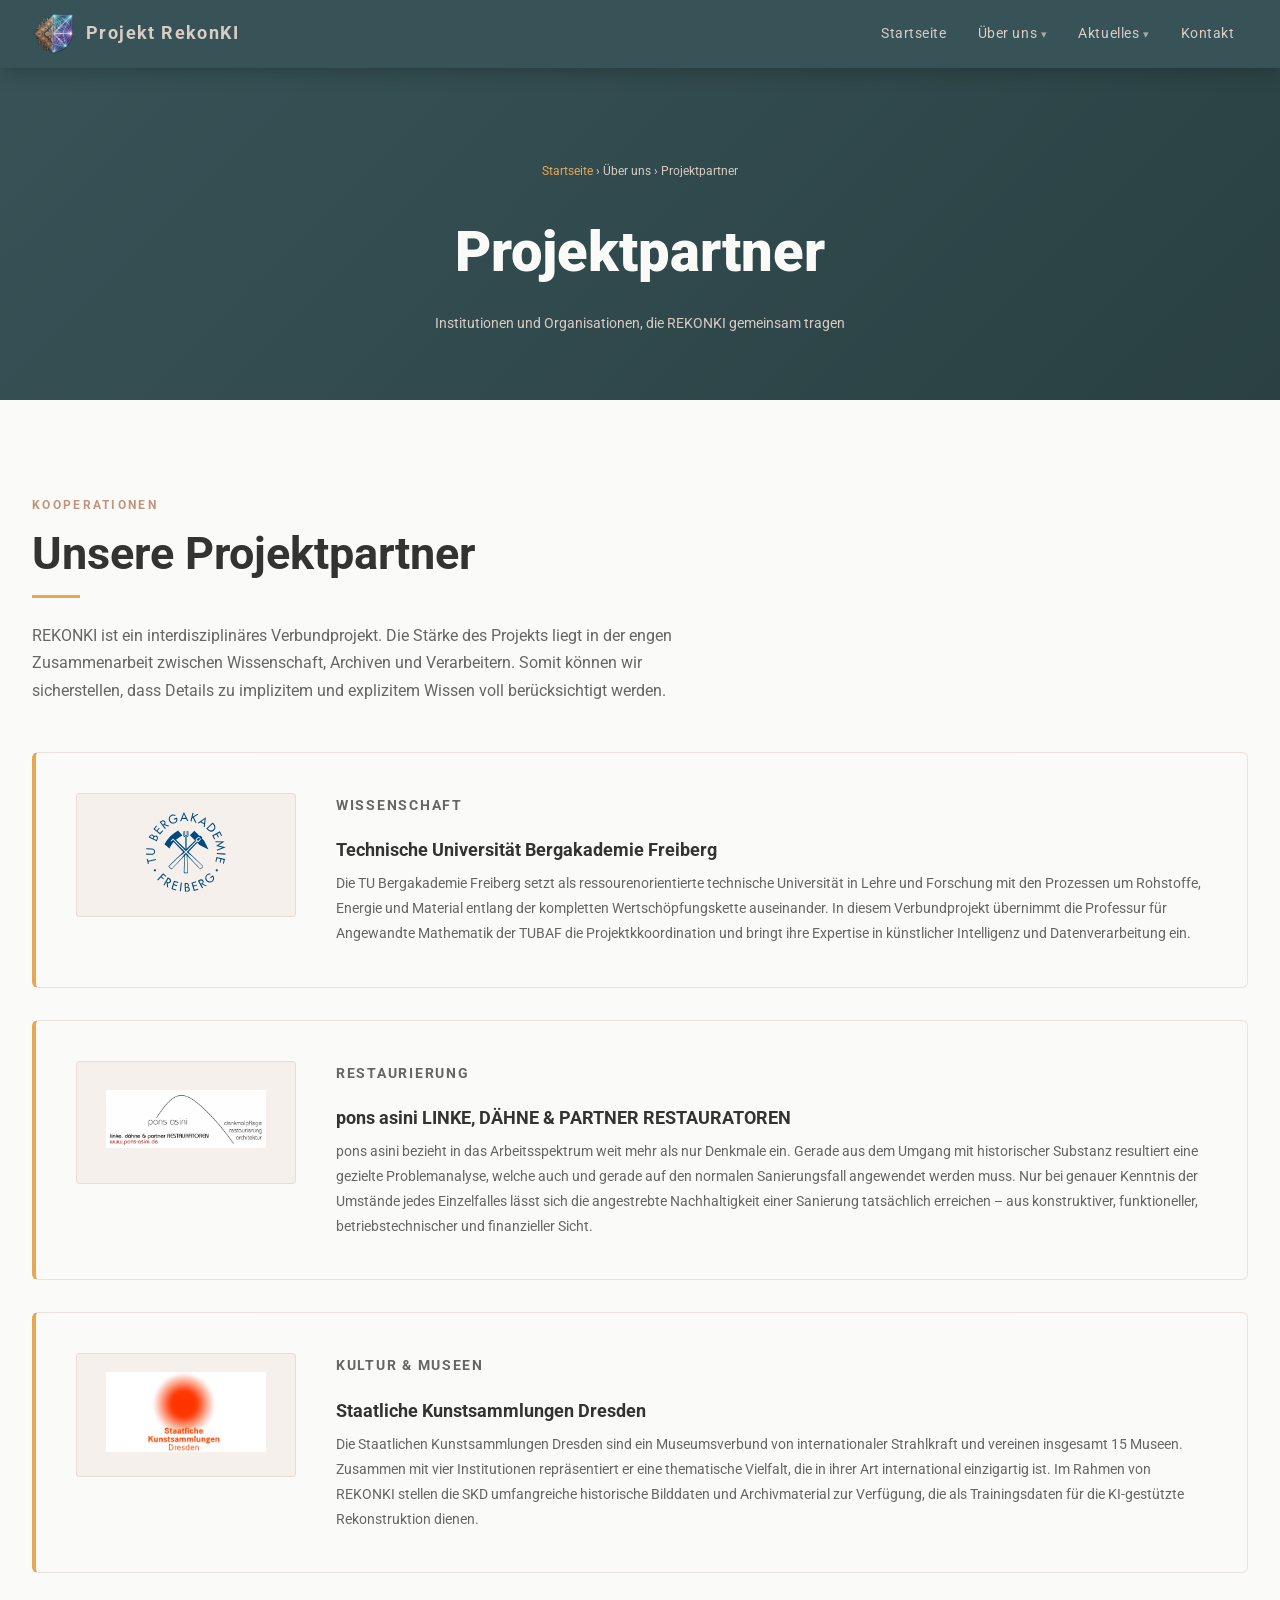
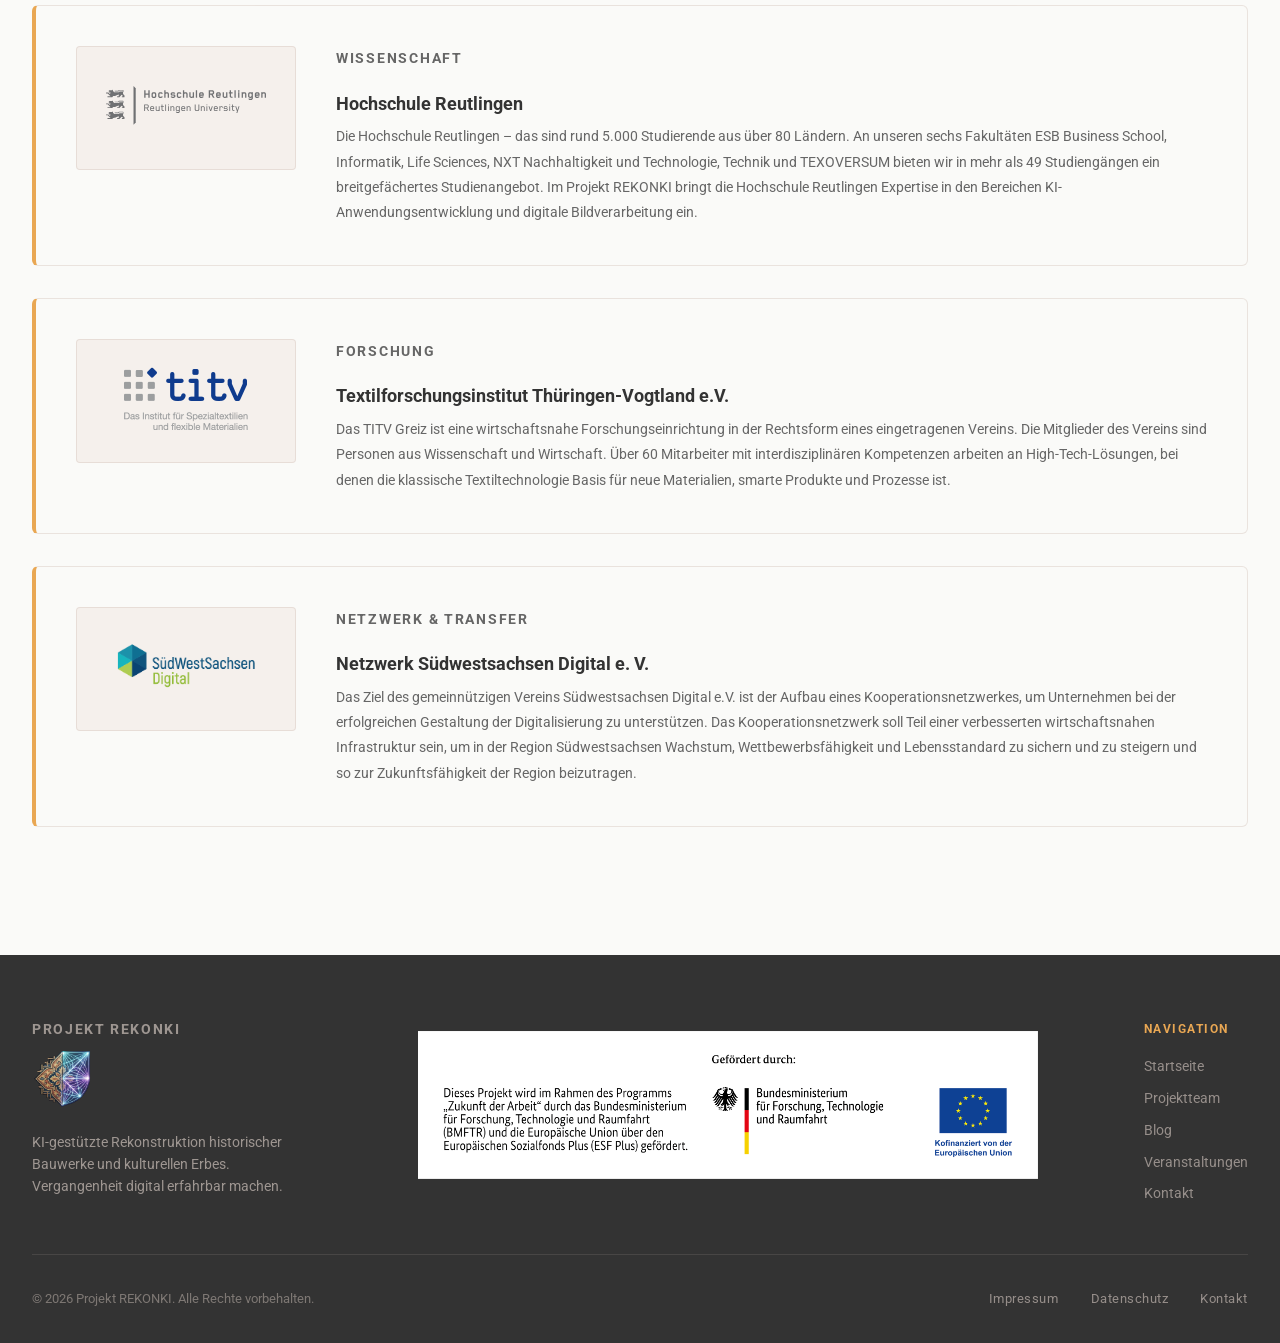
<file: pages/partner.html>
<!DOCTYPE html>
<html lang="de">
<head>
  <meta charset="UTF-8" />
  <meta name="viewport" content="width=device-width, initial-scale=1.0" />
  <meta name="description" content="Projektpartner von REKONKI – Institutionen und Organisationen, die das Forschungsprojekt unterstützen." />
  <title>Projektpartner – REKONKI</title>
  <link rel="icon" type="image/png" href="/img/logo_v1.png" />
  <link rel="stylesheet" href="../css/style.css" />
  <style>
    .page-hero { background: linear-gradient(135deg, var(--teal) 0%, #2a4042 100%); padding: 5rem 0 4rem; text-align: center; }
    .page-hero h1 { color: var(--white); font-size: clamp(2rem,5vw,3.5rem); font-weight: 900; }
    .page-hero p { color: var(--sand); margin-top: 0.75rem; }
    .breadcrumb { font-size: 0.78rem; color: rgba(217,204,196,0.5); margin-bottom: 1.5rem; }
    .breadcrumb a { color: var(--gold); text-decoration: none; }

    .partner-detail {
      display: grid;
      grid-template-columns: 220px 1fr;
      gap: 2.5rem;
      align-items: start;
      background: var(--white);
      border: 1px solid rgba(217,204,196,0.5);
      border-left: 4px solid var(--gold);
      border-radius: 6px;
      padding: 2.5rem;
      margin-bottom: 2rem;
      transition: box-shadow 0.2s;
    }
    .partner-detail:hover { box-shadow: 0 8px 32px rgba(55,83,87,0.12); }
    .partner-logo-box {
      width: 100%;
      aspect-ratio: 16/9;
      background: var(--light-bg);
      border: 1px solid rgba(217,204,196,0.5);
      border-radius: 4px;
      display: flex;
      align-items: center;
      justify-content: center;
      font-size: 0.7rem;
      color: #aaa;
      text-transform: uppercase;
      letter-spacing: 0.1em;
      text-align: center;
    }
    .partner-detail h3 { font-size: 1.15rem; font-weight: 700; color: var(--dark); margin-bottom: 0.35rem; }
    .partner-type {
      font-size: 0.72rem;
      font-weight: 700;
      text-transform: uppercase;
      letter-spacing: 0.12em;
      color: var(--teal);
      margin-bottom: 1rem;
    }
    .partner-detail p { font-size: 0.9rem; color: #666; line-height: 1.75; }
    @media (max-width: 768px) { .partner-detail { grid-template-columns: 1fr; } }
  </style>
</head>
<body>

<div id="site-nav"></div>

<header class="page-hero">
  <div class="container">
    <p class="breadcrumb"><a href="../index.html">Startseite</a> › Über uns › Projektpartner</p>
    <h1>Projektpartner</h1>
    <p>Institutionen und Organisationen, die REKONKI gemeinsam tragen</p>
  </div>
</header>

<section>
  <div class="container">
    <div class="reveal" style="max-width:680px; margin-bottom:3rem;">
      <p class="section-label">Kooperationen</p>
      <h2 class="section-title">Unsere Projektpartner</h2>
      <div class="divider-accent"></div>
      <p class="section-intro">
        REKONKI ist ein interdisziplinäres Verbundprojekt. Die Stärke des Projekts liegt in der 
        engen Zusammenarbeit zwischen Wissenschaft, Archiven und Verarbeitern. Somit können wir 
        sicherstellen, dass Details zu implizitem und explizitem Wissen voll berücksichtigt werden. 
      </p>
    </div>

  <div id="partner-detail-list"></div>

  </div>
</section>

<div id="site-footer"></div>
  <script src="../js/main.js"></script>
<script src="../js/partners.js?v=20260907"></script>
<script src="../js/components.js"></script>
<script>
  document.addEventListener("DOMContentLoaded", function () {
    renderPartnerDetails("partner-detail-list");
  });
</script>
</body>
</html>
</file>
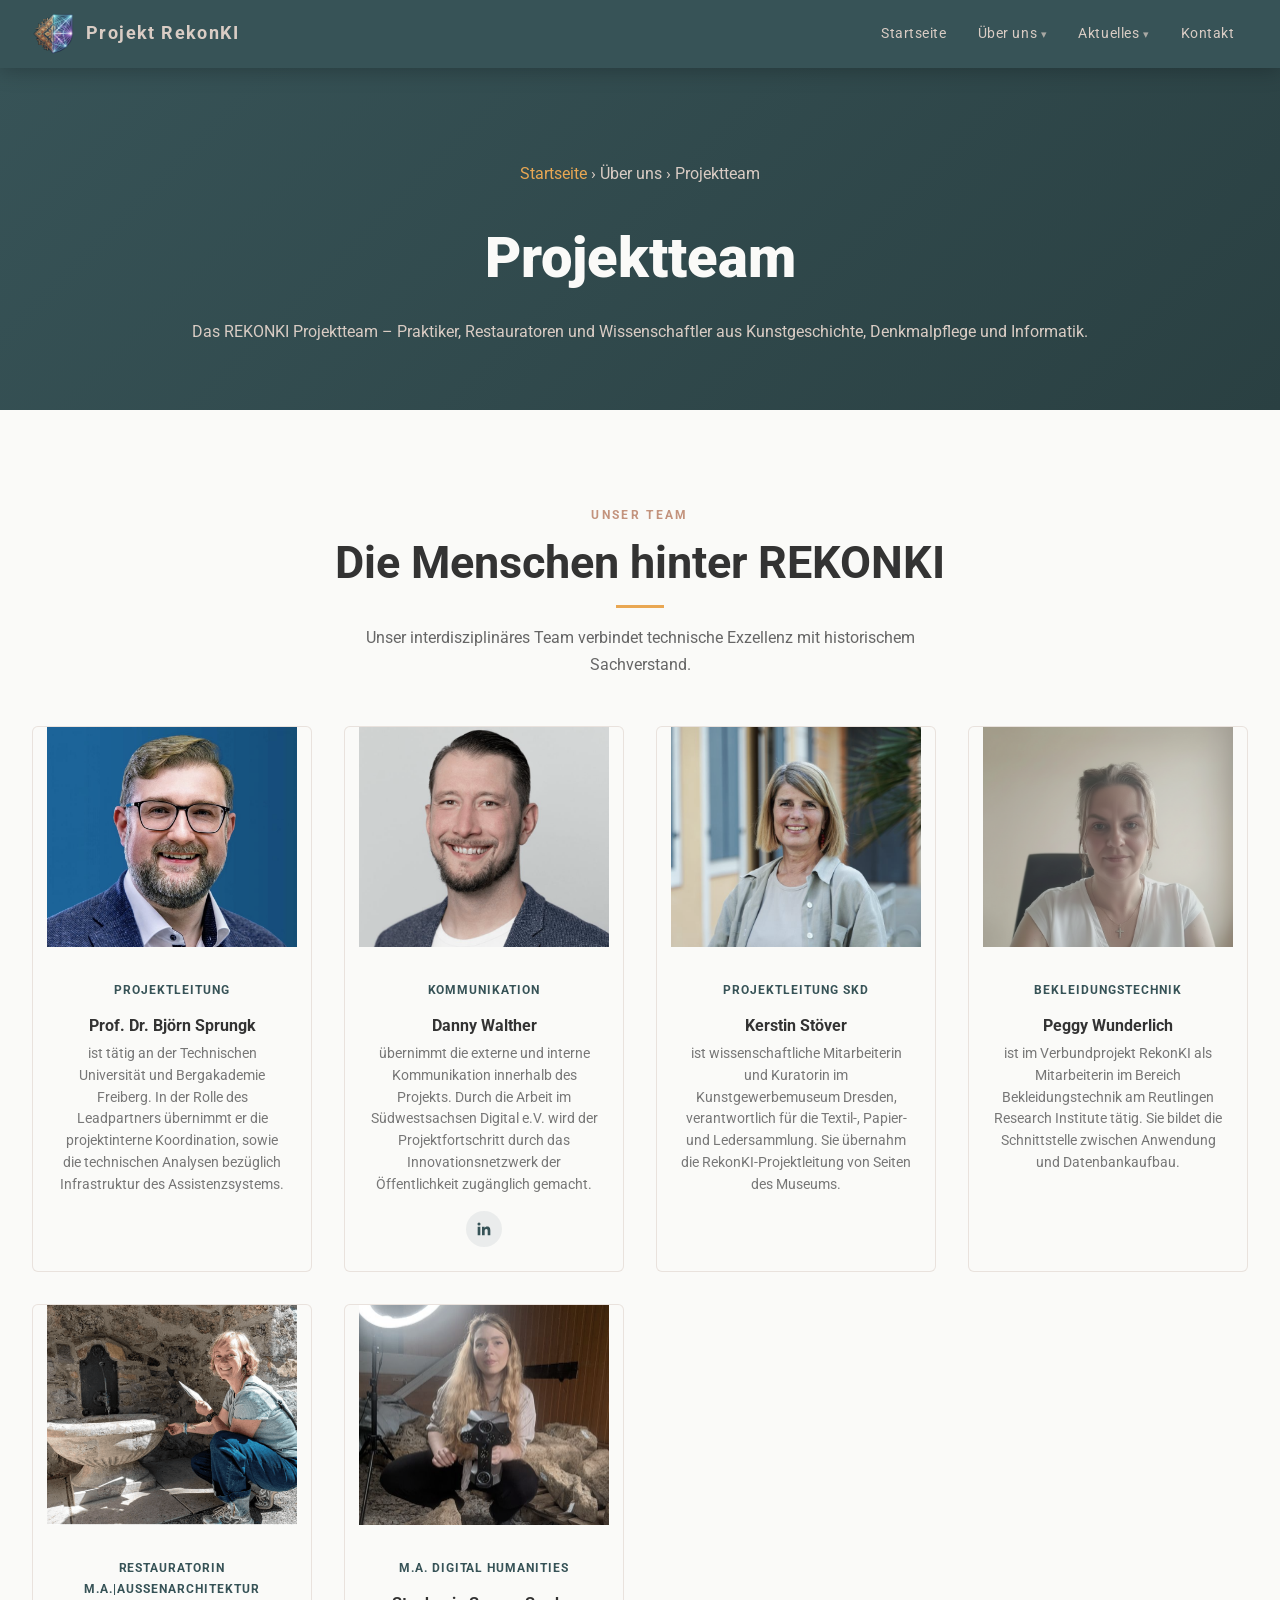
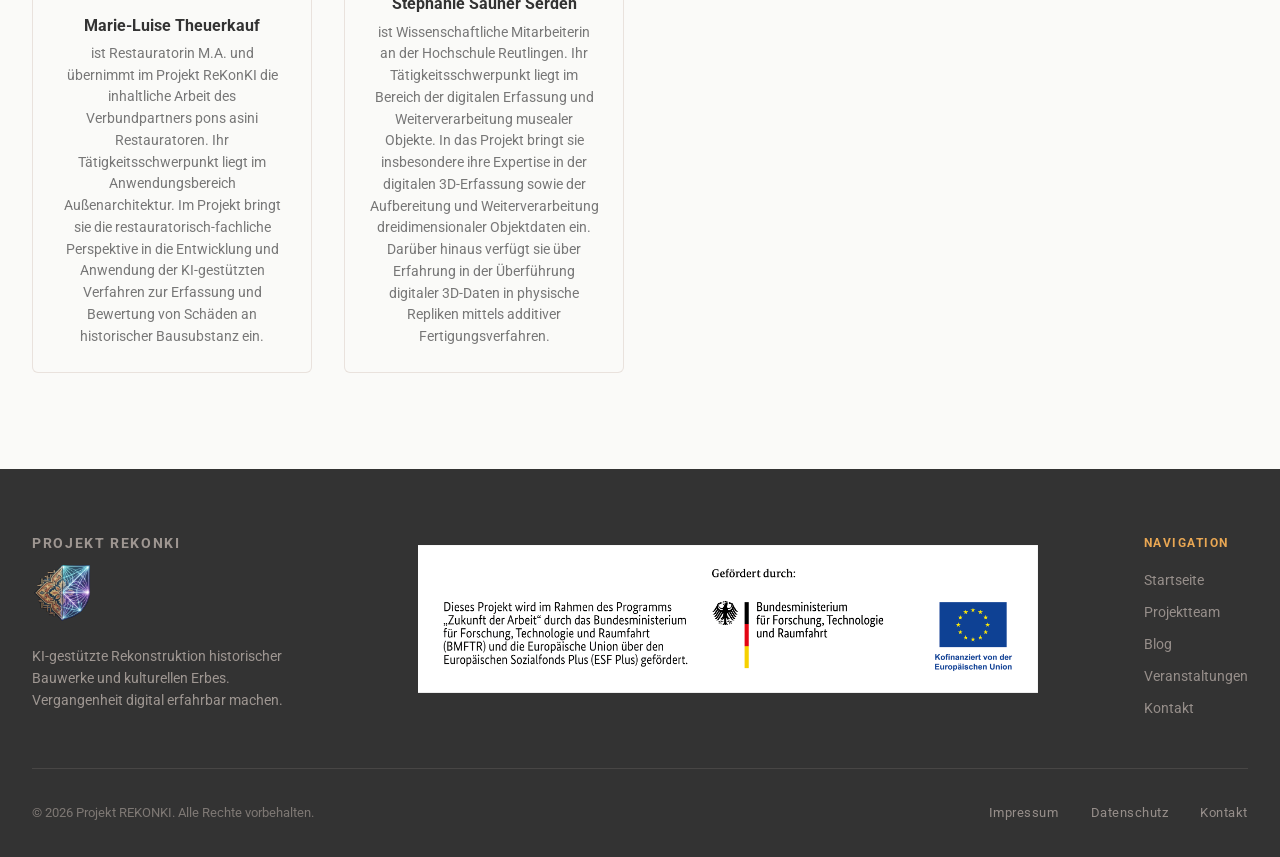
<file: pages/team.html>
<!DOCTYPE html>
<html lang="de">
<head>
  <meta charset="UTF-8" />
  <meta name="viewport" content="width=device-width, initial-scale=1.0" />
  <meta name="description" content="Das REKONKI Projektteam – Praktiker, Restauratoren und Wissenschaftler aus Kunstgeschichte, Denkmalpflege und Informatik." />
  <title>Projektteam – REKONKI</title>
  <link rel="icon" type="image/png" href="/img/logo_v1.png" />
  <link rel="stylesheet" href="../css/style.css" />
  <style>
    .page-hero { background: linear-gradient(135deg, var(--teal) 0%, #2a4042 100%); padding: 5rem 0 4rem; text-align: center; margin-top: 0; }
    .page-hero h1 { color: var(--white); font-size: clamp(2rem,5vw,3.5rem); font-weight: 900; }
    .page-hero p { color: var(--sand); margin-top: 0.75rem; font-size: 1rem; }
    .breadcrumb { font-size: 0.78rem; color: rgba(217,204,196,0.5); margin-bottom: 1.5rem; }
    .breadcrumb a { color: var(--gold); text-decoration: none; }
    .team-grid { display: grid; grid-template-columns: repeat(auto-fill, minmax(260px, 1fr)); gap: 2rem; margin-top: 3rem; }
    .team-card { background: var(--white); border: 1px solid rgba(217,204,196,0.5); border-radius: 6px; overflow: hidden; text-align: center; transition: box-shadow 0.25s, transform 0.25s; }
    .team-card:hover { box-shadow: 0 12px 40px rgba(55,83,87,0.15); transform: translateY(-4px); }
    .team-card-img { width: 90%; height: 220px; object-fit: cover; object-position: center top; filter: grayscale(30%); }
    .team-card-img.team-card-img--center { object-position: center; }
    .team-card-body { padding: 1.5rem; }
    .team-card h3 { font-size: 1rem; font-weight: 700; color: var(--dark); margin-bottom: 0.25rem; }
    .team-role { font-size: 0.78rem; color: var(--teal); font-weight: 700; letter-spacing: 0.08em; text-transform: uppercase; margin-bottom: 0.75rem; }
    .team-card p { font-size: 0.85rem; color: #777; line-height: 1.6; }
  </style>
</head>
<body>

<!-- Navigation → wird durch js/components.js eingefügt -->
<div id="site-nav"></div>

<header class="page-hero">
  <div class="container">
    <p class="breadcrumb"><a href="/index.html">Startseite</a> › Über uns › Projektteam</p>
    <h1>Projektteam</h1>
    <p>Das REKONKI Projektteam – Praktiker, Restauratoren und Wissenschaftler aus Kunstgeschichte, Denkmalpflege und Informatik.</p>
  </div>
</header>

<section>
  <div class="container">
    <div class="reveal" style="text-align:center; max-width:640px; margin:0 auto;">
      <p class="section-label">Unser Team</p>
      <h2 class="section-title">Die Menschen hinter REKONKI</h2>
      <div class="divider-accent" style="margin:1rem auto;"></div>
      <p class="section-intro">Unser interdisziplinäres Team verbindet technische Exzellenz mit historischem Sachverstand.</p>
    </div>

    <div class="team-grid">
      <article class="team-card reveal">
        <img class="team-card-img" src="../pic/pp_sprungk.jpg" alt="Portraitfoto Prof. Dr. Björn Sprungk" loading="lazy" />
        <div class="team-card-body">
          <div class="team-role">Projektleitung</div>
          <h3>Prof. Dr. Björn Sprungk</h3>
          <p>ist tätig an der Technischen Universität und Bergakademie Freiberg. 
             In der Rolle des Leadpartners übernimmt er die projektinterne Koordination, sowie die 
             technischen Analysen bezüglich Infrastruktur des Assistenzsystems.</p>
        </div>
      </article>

      <article class="team-card reveal">
        <img class="team-card-img" src="../pic/pp_walther.jpg" alt="Portraitfoto Danny Walther" loading="lazy" />
        <div class="team-card-body">
          <div class="team-role">Kommunikation</div>
          <h3>Danny Walther</h3>
          <p>übernimmt die externe und interne Kommunikation innerhalb des Projekts. 
             Durch die Arbeit im Südwestsachsen Digital e.V. wird der Projektfortschritt 
             durch das Innovationsnetzwerk der Öffentlichkeit zugänglich gemacht.</p>
          <a href="https://www.linkedin.com/in/danny-walther-147229285" target="_blank" rel="noopener noreferrer"
             aria-label="LinkedIn-Profil von Danny Walther" class="social-link">
            <svg width="18" height="18" viewBox="0 0 24 24" fill="currentColor" aria-hidden="true">
              <path d="M20.447 20.452h-3.554v-5.569c0-1.328-.027-3.037-1.852-3.037-1.853 0-2.136 1.445-2.136 2.939v5.667H9.351V9h3.414v1.561h.046c.477-.9 1.637-1.85 3.37-1.85 3.601 0 4.267 2.37 4.267 5.455v6.286zM5.337 7.433a2.062 2.062 0 01-2.063-2.065 2.064 2.064 0 112.063 2.065zm1.782 13.019H3.555V9h3.564v11.452z"/>
            </svg>
          </a>
        </div>
      </article>

      <article class="team-card reveal">
        <img class="team-card-img" src="../pic/pp_stoever.jpg" alt="Portraitfoto Kerstin Stöver" loading="lazy" />
        <div class="team-card-body">
          <div class="team-role">Projektleitung SKD</div>
          <h3>Kerstin Stöver</h3>
          <p>ist wissenschaftliche Mitarbeiterin und Kuratorin im Kunstgewerbemuseum Dresden, 
             verantwortlich für die Textil-, Papier- und Ledersammlung. Sie übernahm die 
             RekonKI-Projektleitung von Seiten des Museums.</p>
        </div>
      </article>

      <article class="team-card reveal">
        <img class="team-card-img" src="../pic/pp_wunderlich.png" alt="Portraitfoto Peggy Wunderlich" loading="lazy" />
        <div class="team-card-body">
          <div class="team-role">Bekleidungstechnik</div>
          <h3>Peggy Wunderlich</h3>
          <p>ist im Verbundprojekt RekonKI als Mitarbeiterin im Bereich Bekleidungstechnik 
             am Reutlingen Research Institute tätig. Sie bildet die Schnittstelle zwischen 
             Anwendung und Datenbankaufbau.</p>
        </div>
      </article>
      
      <article class="team-card reveal">
        <img class="team-card-img" src="../pic/pp_theuerkauf.png" alt="Portraitfoto Marie-Luise Theuerkauf" loading="lazy" />
        <div class="team-card-body">
          <div class="team-role">Restauratorin M.A.|Außenarchitektur</div>
          <h3>Marie-Luise Theuerkauf</h3>
          <p>ist Restauratorin M.A. und übernimmt im Projekt ReKonKI die inhaltliche Arbeit des Verbundpartners 
            pons asini Restauratoren. Ihr Tätigkeitsschwerpunkt liegt im Anwendungsbereich Außenarchitektur. 
            Im Projekt bringt sie die restauratorisch-fachliche Perspektive in die Entwicklung und Anwendung der 
            KI-gestützten Verfahren zur Erfassung und Bewertung von Schäden an historischer Bausubstanz ein.</p>
        </div>
      </article>

       <article class="team-card reveal">
        <img class="team-card-img team-card-img--center" src="../pic/pp_saunerserder.jpg" alt="Portraitfoto Stephanie Sauner Serden" loading="lazy" />
        <div class="team-card-body">
          <div class="team-role">M.A. Digital Humanities</div>
          <h3>Stephanie Sauner Serden</h3>
          <p>ist Wissenschaftliche Mitarbeiterin an der Hochschule Reutlingen. Ihr Tätigkeitsschwerpunkt liegt im Bereich der 
            digitalen Erfassung und Weiterverarbeitung musealer Objekte. In das Projekt bringt sie insbesondere ihre Expertise 
            in der digitalen 3D-Erfassung sowie der Aufbereitung und Weiterverarbeitung dreidimensionaler Objektdaten ein. Darüber 
            hinaus verfügt sie über Erfahrung in der Überführung digitaler 3D-Daten in physische Repliken mittels additiver Fertigungsverfahren.</p>
        </div>
      </article>
      
    </div>
  </div>
</section>

<!-- Footer → wird durch js/components.js eingefügt -->
<div id="site-footer"></div>

<!-- Scripts -->
<script src="../js/main.js"></script>
<script src="../js/partners.js?v=20260907"></script>
<script src="../js/components.js"></script>

</body>
</html>
</file>
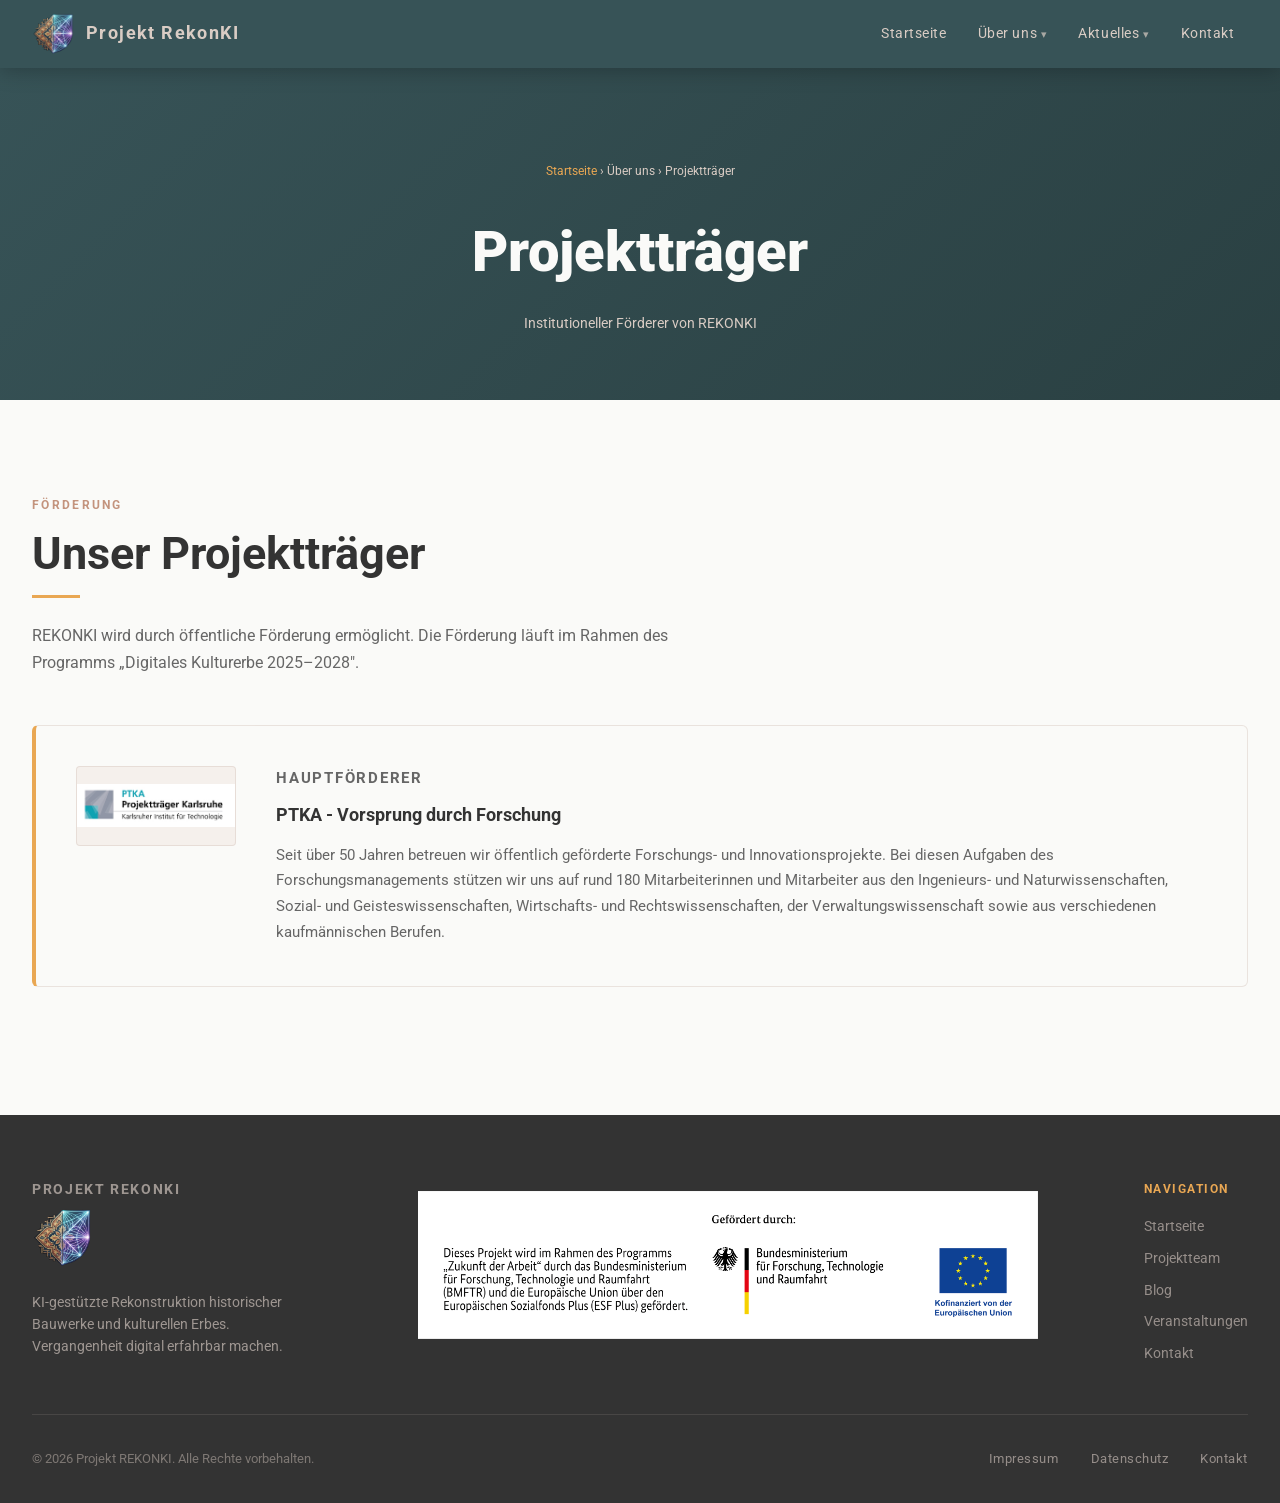
<file: pages/traeger.html>
<!DOCTYPE html>
<html lang="de">
<head>
  <meta charset="UTF-8" />
  <meta name="viewport" content="width=device-width, initial-scale=1.0" />
  <meta name="description" content="Projektträger von REKONKI – Förderer und institutionelle Unterstützer des Forschungsprojekts." />
  <title>Projektträger – REKONKI</title>
  <link rel="icon" type="image/png" href="/img/logo_v1.png" />
  <link rel="stylesheet" href="../css/style.css" />
  <style>
    .page-hero { background: linear-gradient(135deg, var(--teal) 0%, #2a4042 100%); padding: 5rem 0 4rem; text-align: center; }
    .page-hero h1 { color: var(--white); font-size: clamp(2rem,5vw,3.5rem); font-weight: 900; }
    .page-hero p { color: var(--sand); margin-top: 0.75rem; }
    .breadcrumb { font-size: 0.78rem; color: rgba(217,204,196,0.5); margin-bottom: 1.5rem; }
    .breadcrumb a { color: var(--gold); text-decoration: none; }
    .traeger-card { display: flex; gap: 2.5rem; align-items: flex-start; background: var(--white); border: 1px solid rgba(217,204,196,0.5); border-left: 4px solid var(--gold); border-radius: 6px; padding: 2.5rem; margin-bottom: 2rem; transition: box-shadow 0.2s; }
    .traeger-card:hover { box-shadow: 0 8px 32px rgba(55,83,87,0.12); }
    .traeger-logo-box { flex-shrink: 0; width: 160px; height: 80px; background: var(--light-bg); border: 1px solid rgba(217,204,196,0.5); border-radius: 4px; display: flex; align-items: center; justify-content: center; font-size: 0.65rem; color: #aaa; text-transform: uppercase; letter-spacing: 0.1em; text-align: center; }
    .traeger-type { font-size: 0.72rem; font-weight: 700; text-transform: uppercase; letter-spacing: 0.12em; color: var(--teal); margin-bottom: 0.5rem; }
    .traeger-info h3 { font-size: 1.15rem; font-weight: 700; color: var(--dark); margin-bottom: 0.75rem; }
    .traeger-info p { font-size: 0.92rem; color: #666; line-height: 1.75; }
    .foerder-info { background: var(--teal); color: var(--sand); border-radius: 8px; padding: 3rem; margin-top: 3rem; text-align: center; }
    .foerder-info h3 { color: var(--white); font-size: 1.4rem; font-weight: 700; margin-bottom: 1rem; }
    .foerder-info p { font-size: 0.92rem; line-height: 1.75; max-width: 640px; margin: 0 auto; }
    .foerder-logos { display: flex; gap: 2rem; justify-content: center; margin-top: 2.5rem; flex-wrap: wrap; }
    .foerder-logo-box { width: 160px; height: 80px; background: rgba(255,255,255,0.08); border: 1px solid rgba(217,204,196,0.2); border-radius: 6px; display: flex; align-items: center; justify-content: center; font-size: 0.65rem; color: rgba(217,204,196,0.5); text-transform: uppercase; letter-spacing: 0.1em; text-align: center; }
    .foerder-logo-box--image { width: 380px; height: auto; background: var(--white); border-color: rgba(217,204,196,0.35); padding: 1rem 1.25rem; }
    @media (max-width: 768px) { .traeger-card { flex-direction: column; } .traeger-logo-box { width: 100%; } }
  </style>
</head>
<body>

<!-- Navigation → wird durch js/components.js eingefügt -->
<div id="site-nav"></div>

<header class="page-hero">
  <div class="container">
    <p class="breadcrumb"><a href="/index.html">Startseite</a> › Über uns › Projektträger</p>
    <h1>Projektträger</h1>
    <p>Institutioneller Förderer von REKONKI</p>
  </div>
</header>

<section>
  <div class="container">
    <div class="reveal" style="max-width:680px; margin-bottom:3rem;">
      <p class="section-label">Förderung</p>
      <h2 class="section-title">Unser Projektträger</h2>
      <div class="divider-accent"></div>
      <p class="section-intro">
        REKONKI wird durch öffentliche Förderung ermöglicht. Die Förderung läuft im Rahmen des Programms „Digitales Kulturerbe 2025–2028".
      </p>
    </div>

    <div class="traeger-card reveal">
      <div class="traeger-logo-box">
        <img src="../pic/pt_karlsruhe.jpg" alt="Logo Projektträger Karlsruhe"
         style="max-width:100%; max-height:100%; object-fit:contain;" />
      </div>
      <div class="traeger-info">
        <p class="traeger-type">Hauptförderer</p>
        <h3>PTKA - Vorsprung durch Forschung</h3>
        <p>Seit über 50 Jahren betreuen wir öffentlich geförderte Forschungs- und Innovationsprojekte. Bei diesen Aufgaben des 
          Forschungsmanagements stützen wir uns auf rund 180 Mitarbeiterinnen und Mitarbeiter aus den Ingenieurs- und Naturwissenschaften, 
          Sozial- und Geisteswissenschaften, Wirtschafts- und Rechtswissenschaften, der Verwaltungswissenschaft sowie aus verschiedenen 
          kaufmännischen Berufen.</p>
      </div>
    </div>

  </div>
</section>

<!-- Footer → wird durch js/components.js eingefügt -->
<div id="site-footer"></div>

<!-- Scripts -->
<script src="../js/main.js"></script>
<script src="../js/partners.js?v=20260907"></script>
<script src="../js/components.js"></script>

</body>
</html>
</file>
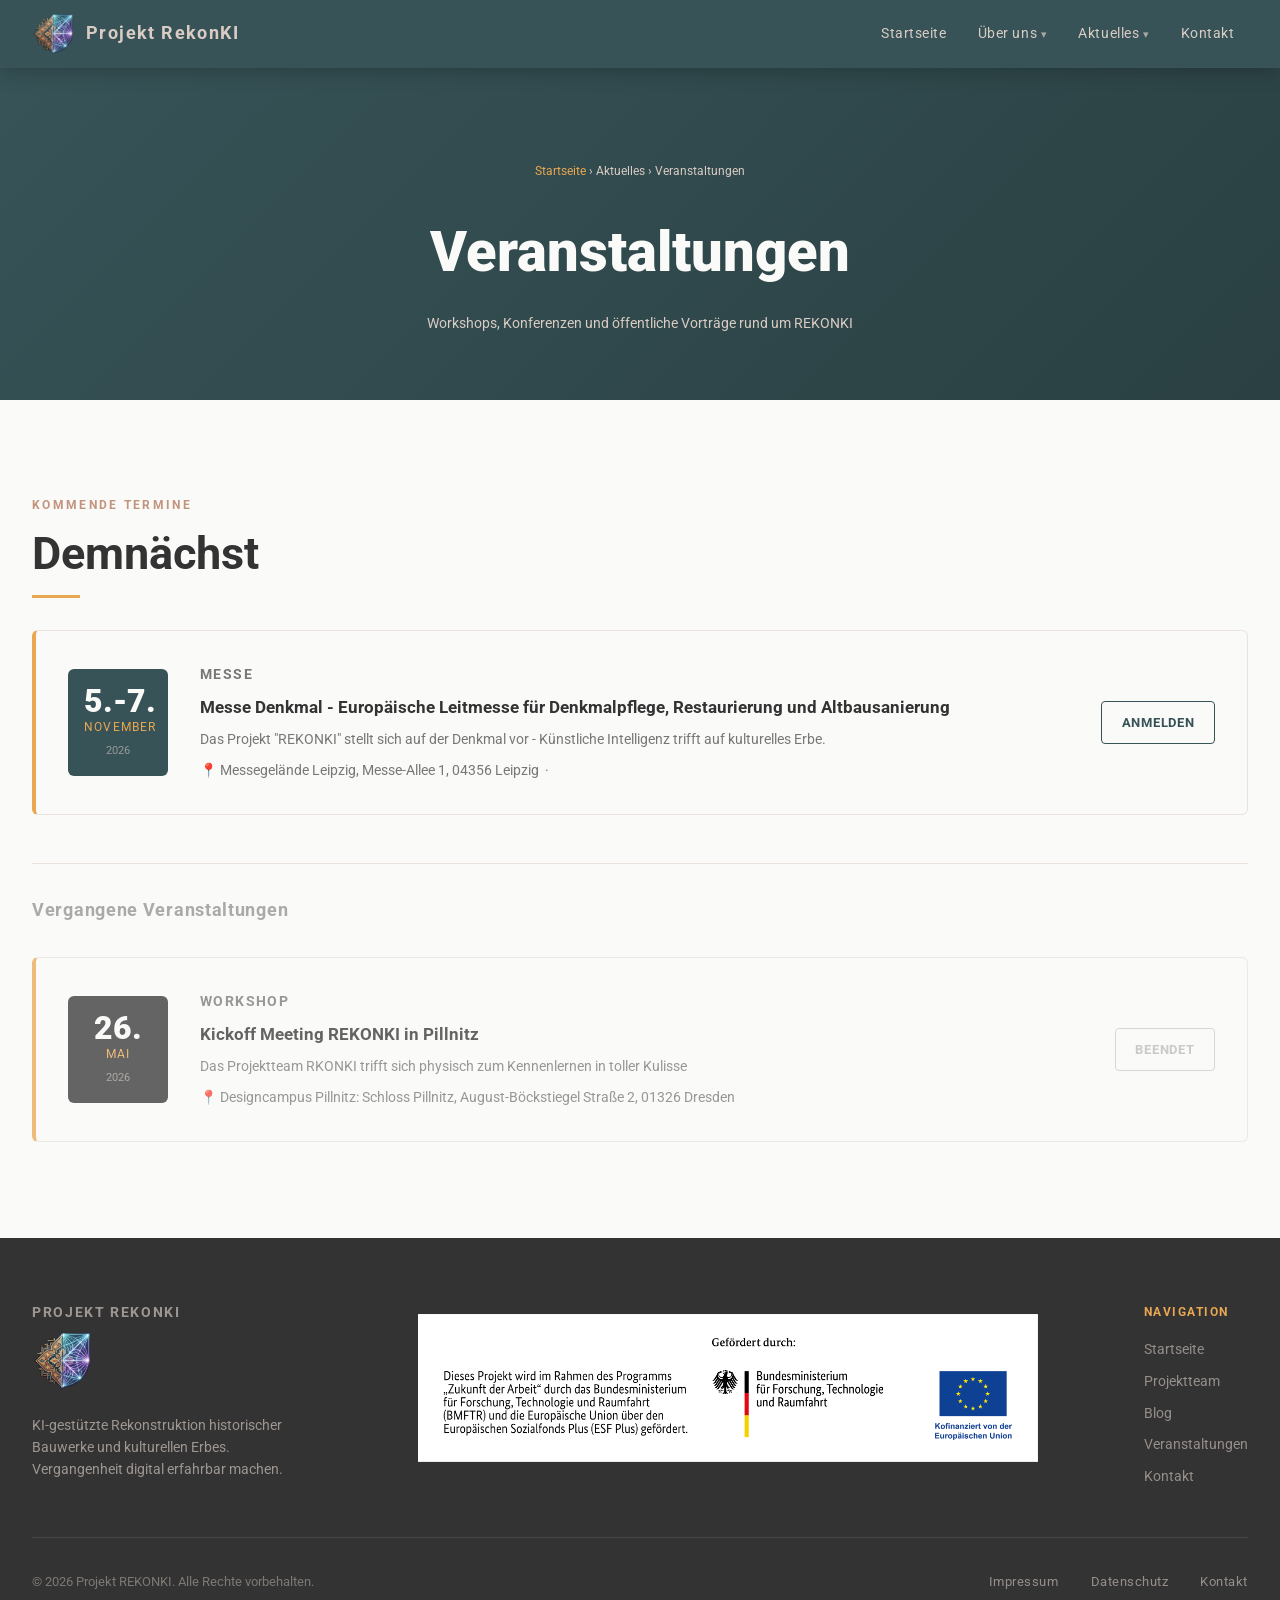
<file: pages/veranstaltungen.html>
<!DOCTYPE html>
<html lang="de">
<head>
  <meta charset="UTF-8" />
  <meta name="viewport" content="width=device-width, initial-scale=1.0" />
  <meta name="description" content="Veranstaltungen – Workshops, Konferenzen und öffentliche Vorträge rund um REKONKI." />
  <title>Veranstaltungen – REKONKI</title>
  <link rel="icon" type="image/png" href="/img/logo_v1.png" />
  <link rel="stylesheet" href="../css/style.css" />
  <style>
    .page-hero { background: linear-gradient(135deg, var(--teal) 0%, #2a4042 100%); padding: 5rem 0 4rem; text-align: center; }
    .page-hero h1 { color: var(--white); font-size: clamp(2rem,5vw,3.5rem); font-weight: 900; }
    .page-hero p { color: var(--sand); margin-top: 0.75rem; }
    .breadcrumb { font-size: 0.78rem; color: rgba(217,204,196,0.5); margin-bottom: 1.5rem; }
    .breadcrumb a { color: var(--gold); text-decoration: none; }
    .events-list { display: flex; flex-direction: column; gap: 1.5rem; margin-top: 2rem; }
    .event-card { display: grid; grid-template-columns: 100px 1fr auto; gap: 2rem; align-items: center; background: var(--white); border: 1px solid rgba(217,204,196,0.5); border-left: 4px solid var(--gold); border-radius: 6px; padding: 2rem; transition: box-shadow 0.2s; }
    .event-card:hover { box-shadow: 0 8px 32px rgba(55,83,87,0.1); }
    .event-date-box { background: var(--teal); color: var(--white); border-radius: 6px; padding: 1rem; text-align: center; }
    .event-day { font-size: 2rem; font-weight: 900; line-height: 1; }
    .event-month { font-size: 0.75rem; text-transform: uppercase; letter-spacing: 0.1em; color: var(--gold); }
    .event-year { font-size: 0.7rem; color: rgba(217,204,196,0.6); margin-top: 0.25rem; }
    .event-type { font-size: 0.72rem; font-weight: 700; text-transform: uppercase; letter-spacing: 0.1em; color: var(--terracotta); margin-bottom: 0.4rem; }
    .event-info h3 { font-size: 1.05rem; font-weight: 700; color: var(--dark); margin-bottom: 0.4rem; }
    .event-info p { font-size: 0.87rem; color: #777; line-height: 1.65; }
    .event-meta { font-size: 0.8rem; color: #aaa; margin-top: 0.5rem; }
    .event-action { flex-shrink: 0; }
    .btn-outline { display: inline-block; border: 1px solid var(--teal); color: var(--teal); padding: 0.6rem 1.2rem; border-radius: 4px; font-size: 0.8rem; font-weight: 700; text-decoration: none; letter-spacing: 0.06em; text-transform: uppercase; transition: background 0.2s, color 0.2s; }
    .btn-outline:hover { background: var(--teal); color: var(--white); }
    .btn-outline.past { border-color: #ccc; color: #bbb; cursor: default; }
    .btn-outline.past:hover { background: transparent; color: #bbb; }
    .section-divider { border: none; border-top: 1px solid rgba(217,204,196,0.5); margin: 3rem 0 2rem; }
    .section-sub { font-size: 1.1rem; font-weight: 700; color: #aaa; margin-bottom: 1.5rem; letter-spacing: 0.04em; }
    @media (max-width: 768px) { .event-card { grid-template-columns: 80px 1fr; } .event-action { grid-column: 2; } }
  </style>
</head>
<body>

<!-- Navigation → wird durch js/components.js eingefügt -->
<div id="site-nav"></div>

<header class="page-hero">
  <div class="container">
    <p class="breadcrumb"><a href="/index.html">Startseite</a> › Aktuelles › Veranstaltungen</p>
    <h1>Veranstaltungen</h1>
    <p>Workshops, Konferenzen und öffentliche Vorträge rund um REKONKI</p>
  </div>
</header>

<section>
  <div class="container">
    <div class="reveal">
      <p class="section-label">Kommende Termine</p>
      <h2 class="section-title">Demnächst</h2>
      <div class="divider-accent"></div>
    </div>

    <div class="events-list">
      <article class="event-card reveal">
        <div class="event-date-box">
          <div class="event-day">5.-7.</div>
          <div class="event-month">November</div>
          <div class="event-year">2026</div>
        </div>
        <div class="event-info">
          <p class="event-type">Messe</p>
          <h3>Messe Denkmal - Europäische Leitmesse für Denkmalpflege, Restaurierung und Altbausanierung</h3>
          <p>Das Projekt "REKONKI" stellt sich auf der Denkmal vor - Künstliche Intelligenz trifft auf kulturelles Erbe.</p>
          <p class="event-meta">📍 Messegelände Leipzig, Messe-Allee 1, 04356 Leipzig &nbsp;·&nbsp;</p>
        </div>
        <div class="event-action">
          <a href="kontakt.html" class="btn-outline">Anmelden</a>
        </div>
      </article>

    </div>

    <hr class="section-divider" />

    <div class="reveal">
      <p class="section-sub">Vergangene Veranstaltungen</p>
    </div>

    <div class="events-list">
      <article class="event-card reveal" style="opacity:0.75;">
        <div class="event-date-box" style="background:var(--dark);">
          <div class="event-day">26.</div>
          <div class="event-month">Mai</div>
          <div class="event-year">2026</div>
        </div>
        <div class="event-info">
          <p class="event-type">Workshop</p>
          <h3>Kickoff Meeting REKONKI in Pillnitz</h3>
          <p>Das Projektteam RKONKI trifft sich physisch zum Kennenlernen in toller Kulisse</p>
          <p class="event-meta">📍 Designcampus Pillnitz: Schloss Pillnitz, August-Böckstiegel Straße 2, 01326 Dresden</p>
        </div>
        <div class="event-action">
          <span class="btn-outline past">Beendet</span>
        </div>
      </article>
    </div>
  </div>
</section>

<!-- Footer → wird durch js/components.js eingefügt -->
<div id="site-footer"></div>

<!-- Scripts -->
<script src="../js/main.js"></script>
<script src="../js/partners.js?v=20260907"></script>
<script src="../js/components.js"></script>

</body>
</html>
</file>
<file: css/style.css>
@font-face {
  font-family: 'Roboto';
  font-style: normal;
  font-weight: 100 900;
  font-display: swap;
  src: url('/fonts/roboto-latin-var.woff2') format('woff2');
}

:root {
  --dark: #333333;
  --sand: #D9CCC4;
  --terracotta: #C3937D;
  --gold: #E9A753;
  --teal: #375357;
  --white: #FAFAF8;
  --light-bg: #F5F0EC;

  --font-main: 'Roboto', sans-serif;
  --font-alt: 'Open Sauce One', 'Roboto', sans-serif;
}

* { box-sizing: border-box; margin: 0; padding: 0; }

html { scroll-behavior: smooth; }

body {
  font-family: var(--font-main);
  color: var(--dark);
  background: var(--white);
  line-height: 1.7;
  font-size: 14px;
}

/* ───── NAV ───── */
#main-nav {
  position: sticky;
  top: 0;
  z-index: 1000;
  background: var(--teal);
  box-shadow: 0 2px 20px rgba(0,0,0,0.25);
}

.nav-inner {
  max-width: 1280px;
  margin: 0 auto;
  padding: 0 2rem;
  display: flex;
  align-items: center;
  justify-content: space-between;
  height: 68px;
}

.nav-logo {
  display: flex;
  align-items: center;
  gap: 0.75rem;
  text-decoration: none;
  color: var(--white);
}
.nav-logo img { height: 42px; width: auto; }
.nav-logo-text {
  font-size: 1.1rem;
  font-weight: 700;
  letter-spacing: 0.08em;
  color: var(--sand);
}

.nav-links {
  display: flex;
  align-items: center;
  gap: 0.25rem;
  list-style: none;
}

.nav-links a {
  color: var(--sand);
  text-decoration: none;
  font-size: 0.85rem;
  font-weight: 400;
  padding: 0.5rem 0.85rem;
  border-radius: 4px;
  letter-spacing: 0.04em;
  transition: background 0.2s, color 0.2s;
}
.nav-links a:hover { background: rgba(217,204,196,0.15); color: var(--white); }

/* Dropdown */
.nav-dropdown { position: relative; }
.nav-dropdown > a::after {
  content: ' ▾';
  font-size: 0.7rem;
  opacity: 0.7;
}
.dropdown-menu {
  display: none;
  position: absolute;
  top: 100%;
  left: 0;
  background: var(--teal);
  min-width: 180px;
  border-top: 2px solid var(--gold);
  border-radius: 0 0 6px 6px;
  box-shadow: 0 8px 20px rgba(0,0,0,0.2);
  list-style: none;
}
.dropdown-menu li a {
  display: block;
  padding: 0.6rem 1rem;
  color: var(--sand);
  font-size: 0.82rem;
  border-radius: 0;
}
.dropdown-menu li a:hover { background: rgba(233,167,83,0.2); color: var(--gold); }
.nav-dropdown:hover .dropdown-menu { display: block; }

/* Burger */
.burger {
  display: none;
  flex-direction: column;
  gap: 5px;
  cursor: pointer;
  padding: 8px;
  background: none;
  border: none;
}
.burger span {
  display: block;
  width: 24px;
  height: 2px;
  background: var(--sand);
  transition: all 0.3s;
  border-radius: 2px;
}

/* ───── HERO ───── */
#hero {
  min-height: 90vh;
  background: linear-gradient(135deg, var(--teal) 0%, #2a4042 50%, #1e2f31 100%);
  display: flex;
  align-items: center;
  justify-content: center;
  text-align: center;
  position: relative;
  overflow: hidden;
  padding: 4rem 2rem;
}

#hero::before {
  content: '';
  position: absolute;
  inset: 0;
  background:
    radial-gradient(ellipse at 20% 50%, rgba(233,167,83,0.1) 0%, transparent 60%),
    radial-gradient(ellipse at 80% 20%, rgba(195,147,125,0.08) 0%, transparent 50%);
}

/* Animated grid overlay */
#hero::after {
  content: '';
  position: absolute;
  inset: 0;
  background-image:
    linear-gradient(rgba(217,204,196,0.04) 1px, transparent 1px),
    linear-gradient(90deg, rgba(217,204,196,0.04) 1px, transparent 1px);
  background-size: 60px 60px;
  mask-image: radial-gradient(ellipse at center, black 30%, transparent 80%);
}

#hero-network {
  position: absolute;
  inset: 0;
  width: 100%;
  height: 100%;
  z-index: 0;
}

@media (prefers-reduced-motion: reduce) {
  #hero-network { display: none; }
}

.hero-content {
  position: relative;
  z-index: 1;
  max-width: 860px;
}

.hero-badge {
  display: inline-block;
  background: rgba(233,167,83,0.15);
  border: 1px solid rgba(233,167,83,0.4);
  color: var(--gold);
  font-size: 0.72rem;
  letter-spacing: 0.18em;
  padding: 0.35rem 1rem;
  border-radius: 100px;
  margin-bottom: 2rem;
  text-transform: uppercase;
  font-weight: 700;
}

.hero-logo-img {
  width: 110px;
  height: 110px;
  object-fit: contain;
  margin-bottom: 2rem;
  filter: drop-shadow(0 0 20px rgba(233,167,83,0.4));
  animation: heroFloat 4s ease-in-out infinite;
}

@keyframes heroFloat {
  0%, 100% { transform: translateY(0); }
  50% { transform: translateY(-10px); }
}

.hero-title {
  font-family: var(--font-main);
  font-size: clamp(2.8rem, 6vw, 5rem);
  font-weight: 900;
  color: var(--white);
  line-height: 1.05;
  letter-spacing: -0.02em;
  margin-bottom: 0.5rem;
}

.hero-title span { color: var(--gold); }

.hero-sub {
  font-size: clamp(1rem, 2vw, 1.3rem);
  color: var(--sand);
  font-weight: 300;
  letter-spacing: 0.06em;
  margin-bottom: 2.5rem;
}

.hero-statement {
  font-size: clamp(1.05rem, 2.5vw, 1.35rem);
  color: rgba(217,204,196,0.85);
  max-width: 680px;
  margin: 0 auto 3rem;
  line-height: 1.65;
}

.hero-cta {
  display: inline-flex;
  gap: 1rem;
  flex-wrap: wrap;
  justify-content: center;
}

.btn-primary {
  background: var(--gold);
  color: var(--dark);
  padding: 0.85rem 2rem;
  font-weight: 700;
  font-size: 0.88rem;
  letter-spacing: 0.06em;
  text-decoration: none;
  border-radius: 4px;
  text-transform: uppercase;
  transition: background 0.2s, transform 0.15s;
}
.btn-primary:hover { background: #d4923f; transform: translateY(-2px); }

.btn-secondary {
  background: transparent;
  color: var(--sand);
  padding: 0.85rem 2rem;
  font-weight: 400;
  font-size: 0.88rem;
  letter-spacing: 0.06em;
  text-decoration: none;
  border: 1px solid rgba(217,204,196,0.4);
  border-radius: 4px;
  text-transform: uppercase;
  transition: border-color 0.2s, color 0.2s;
}
.btn-secondary:hover { border-color: var(--sand); color: var(--white); }

/* ───── SECTION SHARED ───── */
.section-label {
  font-size: 0.72rem;
  letter-spacing: 0.2em;
  text-transform: uppercase;
  color: var(--terracotta);
  font-weight: 700;
  margin-bottom: 0.75rem;
}

.section-title {
  font-size: clamp(1.8rem, 3.5vw, 2.8rem);
  font-weight: 700;
  color: var(--dark);
  line-height: 1.15;
  margin-bottom: 1rem;
}

.section-intro {
  font-size: 1rem;
  color: #666;
  max-width: 640px;
  line-height: 1.7;
}

.container {
  max-width: 1280px;
  margin: 0 auto;
  padding: 0 2rem;
}

section { padding: 6rem 0; }
section:nth-child(even) { background: var(--light-bg); }

/* ───── CAROUSEL ───── */
#challenges { background: var(--dark); padding: 6rem 0; }
#challenges .section-label { color: var(--terracotta); }
#challenges .section-title { color: var(--white); }

.carousel-wrapper {
  position: relative;
  overflow: hidden;
  border-radius: 8px;
  margin-top: 3rem;
}

.carousel-track {
  display: flex;
  transition: transform 0.5s cubic-bezier(0.77,0,0.175,1);
}

.carousel-slide {
  min-width: 100%;
  position: relative;
  height: 480px;
  overflow: hidden;
}

.carousel-slide img {
  width: 100%;
  height: 100%;
  object-fit: cover;
  filter: brightness(0.55);
}

.slide-content {
  position: absolute;
  bottom: 0;
  left: 0;
  right: 0;
  padding: 3rem;
  background: linear-gradient(to top, rgba(30,47,49,0.98) 0%, transparent 100%);
}

.slide-num {
  font-size: 0.7rem;
  letter-spacing: 0.2em;
  color: var(--gold);
  font-weight: 700;
  text-transform: uppercase;
  margin-bottom: 0.5rem;
}

.slide-content h3 {
  font-size: 1.6rem;
  font-weight: 700;
  color: var(--white);
  margin-bottom: 0.75rem;
}

.slide-content p { color: var(--sand); font-size: 0.95rem; max-width: 600px; }

.carousel-controls {
  display: flex;
  align-items: center;
  justify-content: center;
  gap: 1rem;
  margin-top: 1.5rem;
}

.carousel-btn {
  width: 44px;
  height: 44px;
  border-radius: 50%;
  border: 1px solid rgba(217,204,196,0.25);
  background: transparent;
  color: var(--sand);
  font-size: 1.1rem;
  cursor: pointer;
  display: flex;
  align-items: center;
  justify-content: center;
  transition: background 0.2s, border-color 0.2s;
}
.carousel-btn:hover { background: rgba(233,167,83,0.15); border-color: var(--gold); color: var(--gold); }

.carousel-dots { display: flex; gap: 8px; }
.dot {
  width: 8px;
  height: 8px;
  border-radius: 50%;
  background: rgba(217,204,196,0.3);
  cursor: pointer;
  transition: background 0.2s, transform 0.2s;
}
.dot.active { background: var(--gold); transform: scale(1.3); }

/* ───── CORE QUESTIONS ───── */
.kernfragen-grid {
  display: grid;
  grid-template-columns: repeat(3, 1fr);
  gap: 2rem;
  margin-top: 3.5rem;
}

.kf-card {
  background: var(--white);
  border: 1px solid rgba(195,147,125,0.2);
  border-top: 3px solid var(--gold);
  padding: 2.5rem;
  border-radius: 4px;
  transition: box-shadow 0.2s, transform 0.2s;
}
.kf-card:hover { box-shadow: 0 12px 40px rgba(55,83,87,0.12); transform: translateY(-4px); }

.kf-icon {
  width: 52px;
  height: 52px;
  border-radius: 50%;
  background: var(--teal);
  display: flex;
  align-items: center;
  justify-content: center;
  margin-bottom: 1.5rem;
  color: var(--gold);
  font-size: 1.3rem;
}

.kf-card h3 {
  font-size: 1.1rem;
  font-weight: 700;
  color: var(--dark);
  margin-bottom: 1rem;
  line-height: 1.3;
}

.kf-card p { color: #666; font-size: 0.92rem; line-height: 1.7; }

/* ───── NEWS ───── */
.news-grid {
  display: grid;
  grid-template-columns: repeat(3, 1fr);
  gap: 2rem;
  margin-top: 3rem;
}

.news-card {
  border-radius: 6px;
  overflow: hidden;
  background: var(--white);
  border: 1px solid rgba(217,204,196,0.5);
  transition: box-shadow 0.25s, transform 0.25s;
  text-decoration: none;
  color: inherit;
  display: block;
}
.news-card:hover { box-shadow: 0 16px 48px rgba(55,83,87,0.14); transform: translateY(-5px); }

.news-card-img {
  width: 100%;
  height: 200px;
  object-fit: cover;
}

.news-card-body { padding: 1.5rem; }

.news-tag {
  display: inline-block;
  background: rgba(55,83,87,0.1);
  color: var(--teal);
  font-size: 0.68rem;
  font-weight: 700;
  letter-spacing: 0.12em;
  text-transform: uppercase;
  padding: 0.25rem 0.6rem;
  border-radius: 3px;
  margin-bottom: 0.75rem;
}

.news-card h3 {
  font-size: 1.05rem;
  font-weight: 700;
  color: var(--dark);
  margin-bottom: 0.6rem;
  line-height: 1.35;
}

.news-card p { font-size: 0.88rem; color: #777; }

.news-date {
  font-size: 0.78rem;
  color: var(--terracotta);
  margin-top: 1rem;
  font-weight: 700;
}

.news-more {
  text-align: center;
  margin-top: 3rem;
}

/* ───── PARTNER ───── */
#partner { background: var(--light-bg); }

.partner-list {
  margin-top: 3rem;
  display: flex;
  flex-direction: column;
  gap: 1.5px;
}

.partner-item {
  display: grid;
  grid-template-columns: 180px 1fr;
  align-items: center;
  background: var(--white);
  border: 1px solid rgba(217,204,196,0.5);
  border-radius: 4px;
  overflow: hidden;
  transition: box-shadow 0.2s;
}
.partner-item:hover { box-shadow: 0 4px 20px rgba(55,83,87,0.1); }

.partner-logo-cell {
  padding: 2rem;
  display: flex;
  align-items: center;
  justify-content: center;
  border-right: 1px solid rgba(217,204,196,0.4);
  background: var(--light-bg);
  min-height: 100px;
}

.partner-logo-placeholder {
  width: 100px;
  height: 50px;
  background: var(--sand);
  border-radius: 4px;
  display: flex;
  align-items: center;
  justify-content: center;
  font-size: 0.65rem;
  color: var(--dark);
  font-weight: 700;
  letter-spacing: 0.08em;
  text-align: center;
}

.partner-info { padding: 1.5rem 2rem; }
.partner-info h3 { font-size: 1rem; font-weight: 700; color: var(--dark); margin-bottom: 0.5rem; }
.partner-info p { font-size: 0.88rem; color: #666; line-height: 1.65; }

/* ───── FOOTER ───── */
footer {
  background: var(--dark);
  color: var(--sand);
  padding: 4rem 0 2rem;
}

.footer-top {
  display: flex;
  align-items: flex-start;
  justify-content: space-between;
  gap: 3rem;
  margin-bottom: 3rem;
  flex-wrap: wrap;
}

.footer-brand img { height: 60px; width: auto; margin-bottom: 1rem; }
.footer-brand p { font-size: 0.85rem; color: rgba(217,204,196,0.65); max-width: 280px; line-height: 1.6; }

.footer-tagline {
  font-size: 0.75rem;
  letter-spacing: 0.12em;
  text-transform: uppercase;
  color: var(--gold);
  margin-bottom: 0.5rem;
  font-weight: 700;
}

.footer-traeger {
  flex: 1 1 360px;
  text-align: center;
}

.footer-traeger-label {
  font-size: 0.7rem;
  letter-spacing: 0.15em;
  text-transform: uppercase;
  color: rgba(217,204,196,0.5);
  margin-bottom: 0.75rem;
}

.footer-traeger-logo {
  width: 100%;
  max-width: 620px;
  margin: 0 auto;
}

.footer-traeger-logo img {
  display: block;
  width: 100%;
  height: auto;
}

.footer-bottom {
  border-top: 1px solid rgba(217,204,196,0.12);
  padding-top: 2rem;
  display: flex;
  align-items: center;
  justify-content: space-between;
  flex-wrap: wrap;
  gap: 1rem;
}

.footer-copy { font-size: 0.8rem; color: rgba(217,204,196,0.45); }

.footer-links {
  display: flex;
  gap: 2rem;
  list-style: none;
}

.footer-links a {
  color: rgba(217,204,196,0.6);
  text-decoration: none;
  font-size: 0.82rem;
  letter-spacing: 0.04em;
  transition: color 0.2s;
}
.footer-links a:hover { color: var(--gold); }

/* ───── RESPONSIVE ───── */
@media (max-width: 1024px) {
  .kernfragen-grid { grid-template-columns: 1fr 1fr; }
  .news-grid { grid-template-columns: 1fr 1fr; }
}

@media (max-width: 768px) {
  .nav-links { display: none; }
  .burger { display: flex; }
  .nav-links.open {
    display: flex;
    flex-direction: column;
    position: absolute;
    top: 68px;
    left: 0;
    right: 0;
    background: var(--teal);
    padding: 1rem 0;
    box-shadow: 0 8px 20px rgba(0,0,0,0.3);
  }
  .nav-links.open li { width: 100%; }
  .nav-links.open a { display: block; padding: 0.75rem 2rem; }
  .dropdown-menu { position: static; display: none; box-shadow: none; border-radius: 0; padding-left: 1rem; }
  .nav-dropdown.open .dropdown-menu { display: block; }

  .kernfragen-grid { grid-template-columns: 1fr; }
  .news-grid { grid-template-columns: 1fr; }
  .partner-item { grid-template-columns: 1fr; }
  .partner-logo-cell { border-right: none; border-bottom: 1px solid rgba(217,204,196,0.4); }
  .footer-top { flex-direction: column; align-items: center; text-align: center; }
  .footer-bottom { flex-direction: column; text-align: center; }
  .carousel-slide { height: 360px; }
  .slide-content { padding: 1.5rem; }
}

/* ───── SCROLL REVEAL ───── */
.reveal {
  opacity: 0;
  transform: translateY(30px);
  transition: opacity 0.65s ease, transform 0.65s ease;
}
.reveal.visible { opacity: 1; transform: none; }

/* Section divider accent */
.divider-accent {
  width: 48px;
  height: 3px;
  background: var(--gold);
  margin: 1rem 0 1.5rem;
}

/* Social Link LinkedIn Profil */
.social-link {
  display: inline-flex;
  align-items: center;
  justify-content: center;
  margin-top: 1rem;
  width: 36px;
  height: 36px;
  border-radius: 50%;
  background: rgba(55,83,87,0.08);
  color: var(--teal);
  transition: background 0.2s, color 0.2s, transform 0.15s;
}

.social-link:hover {
  background: var(--teal);
  color: var(--white);
  transform: translateY(-2px);
}
</file>
